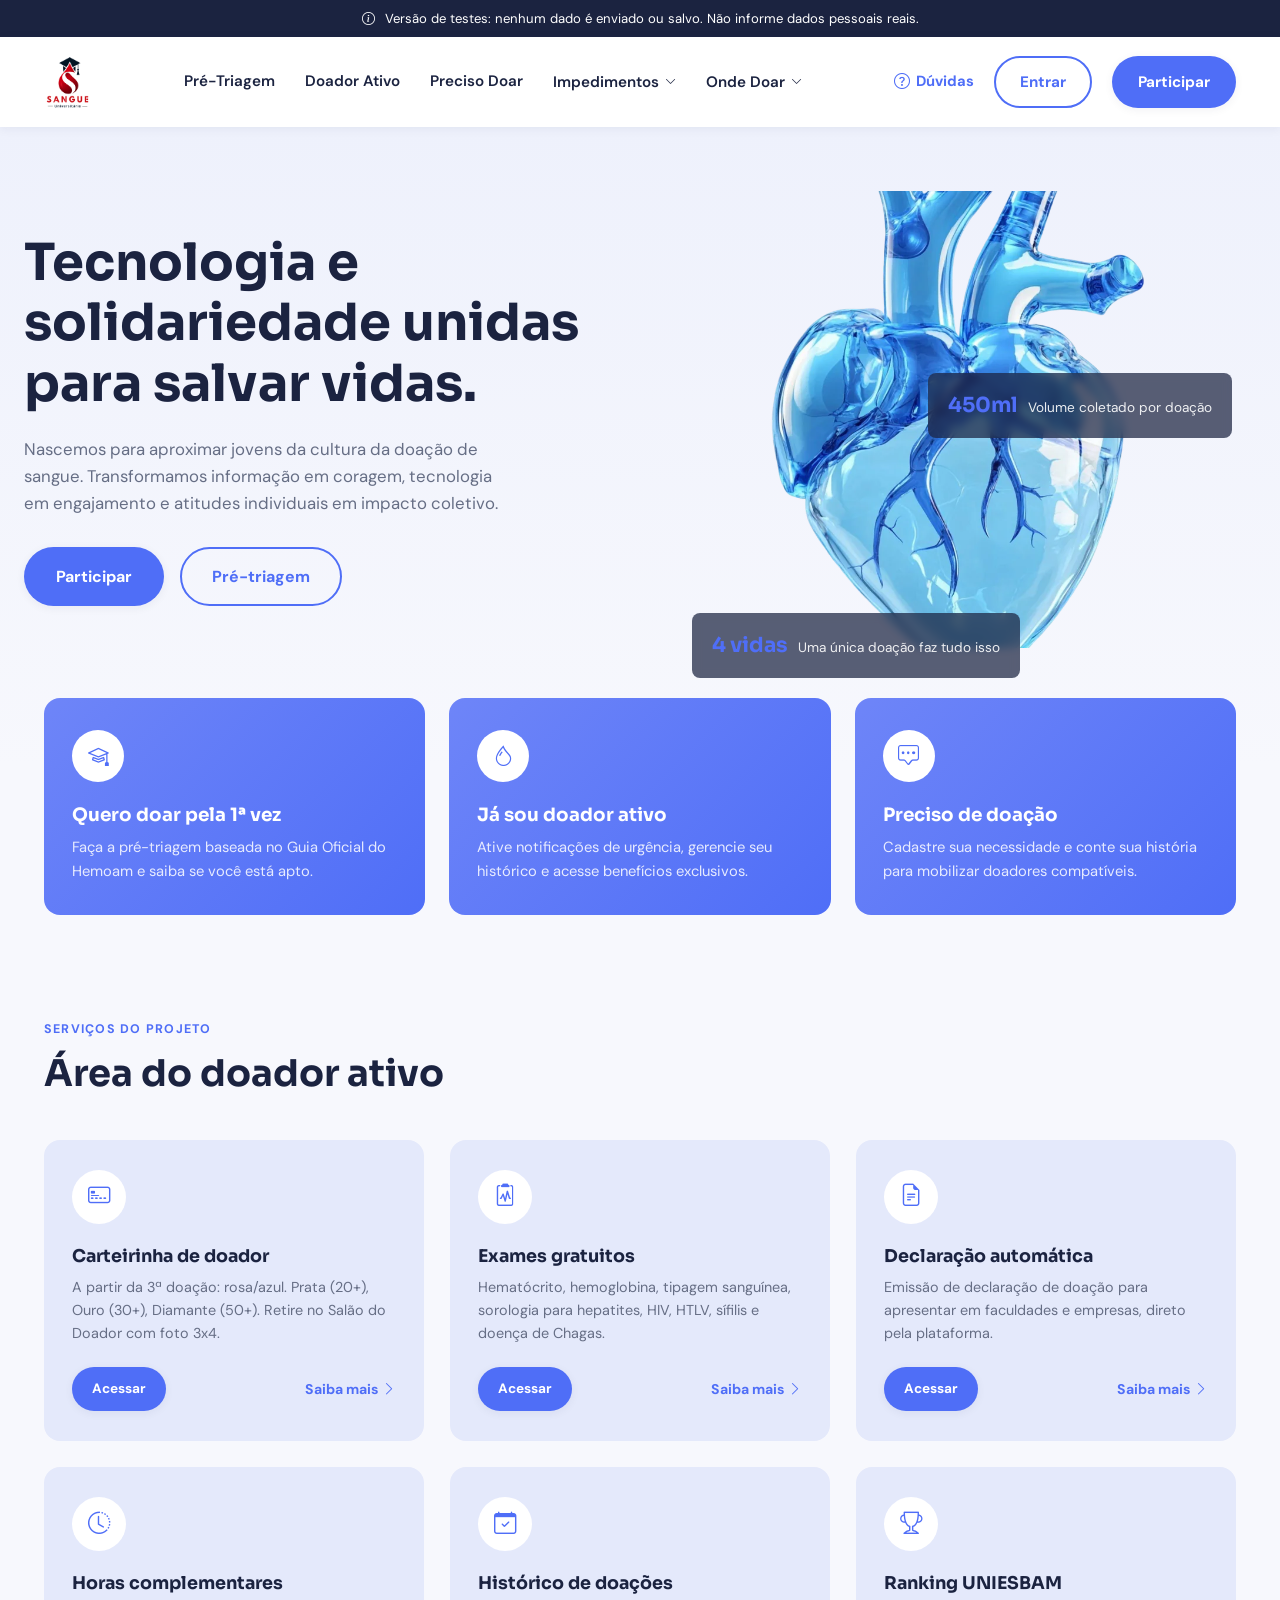
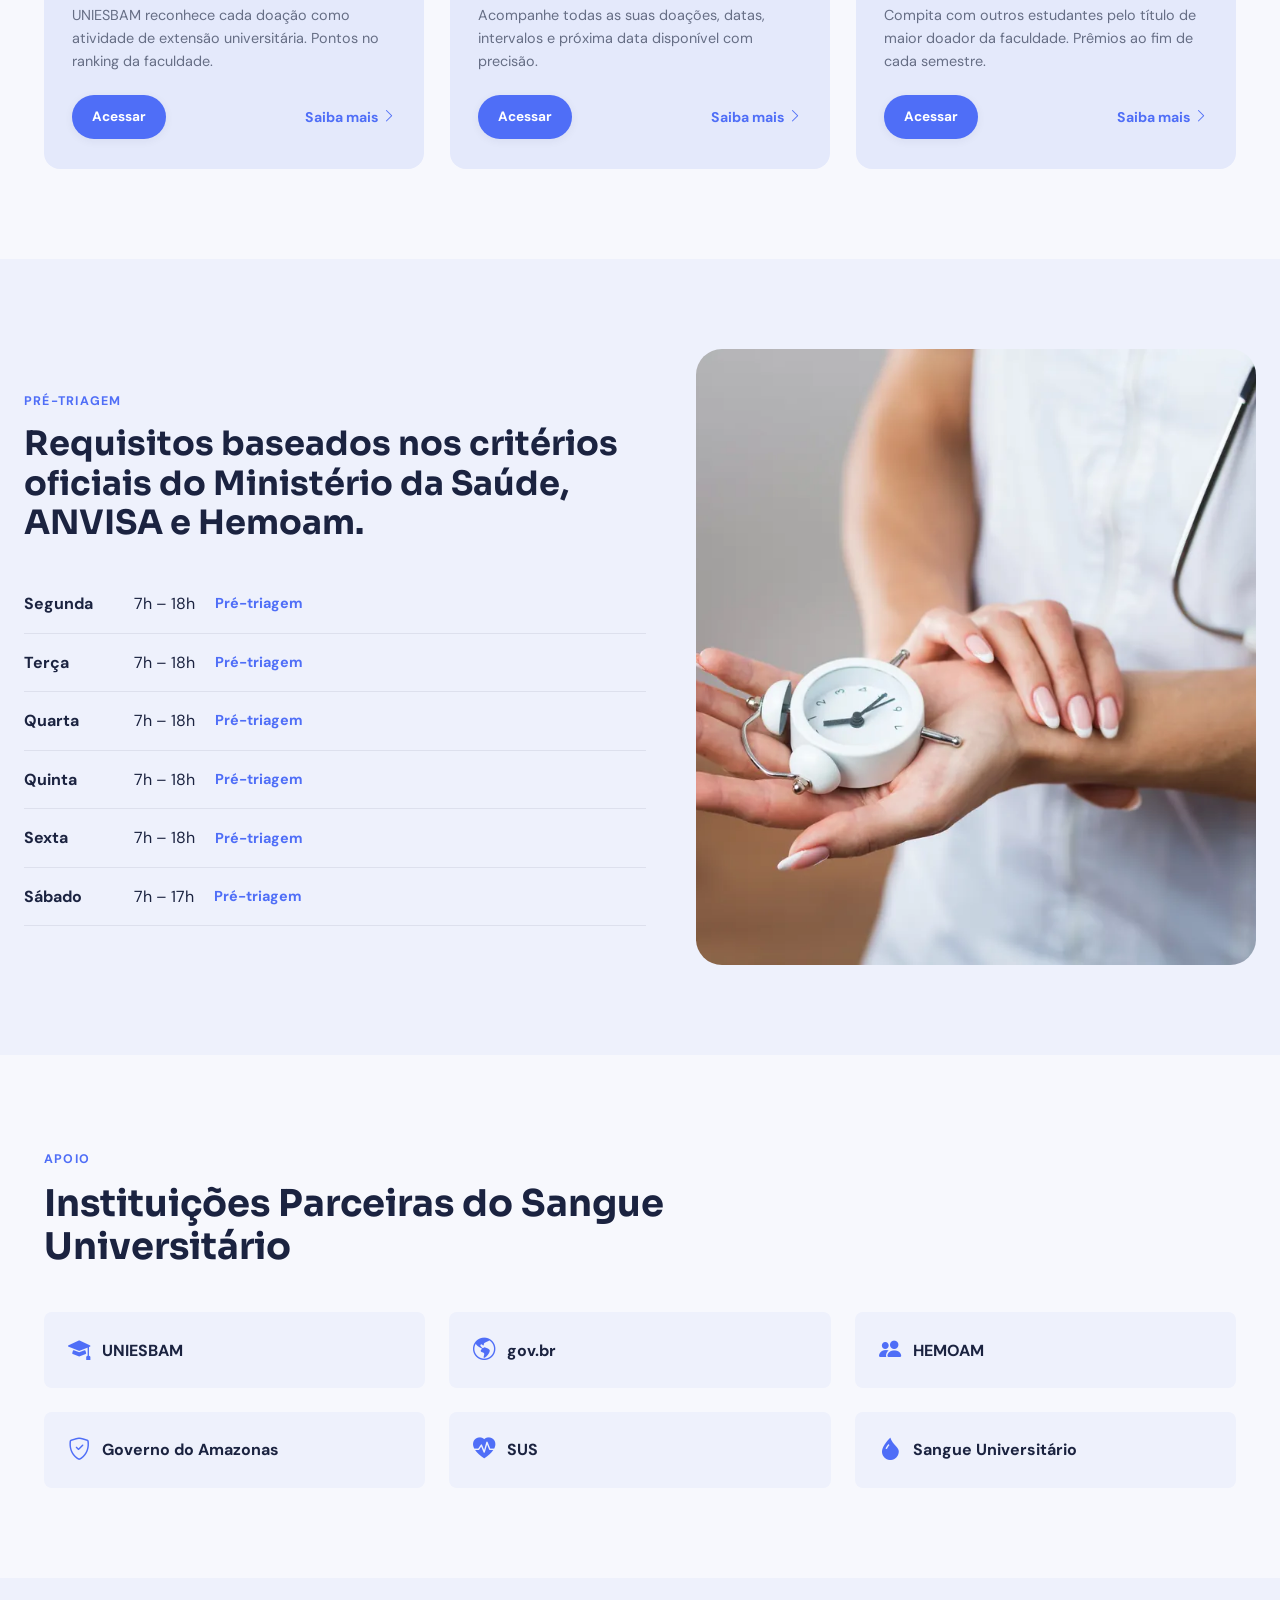
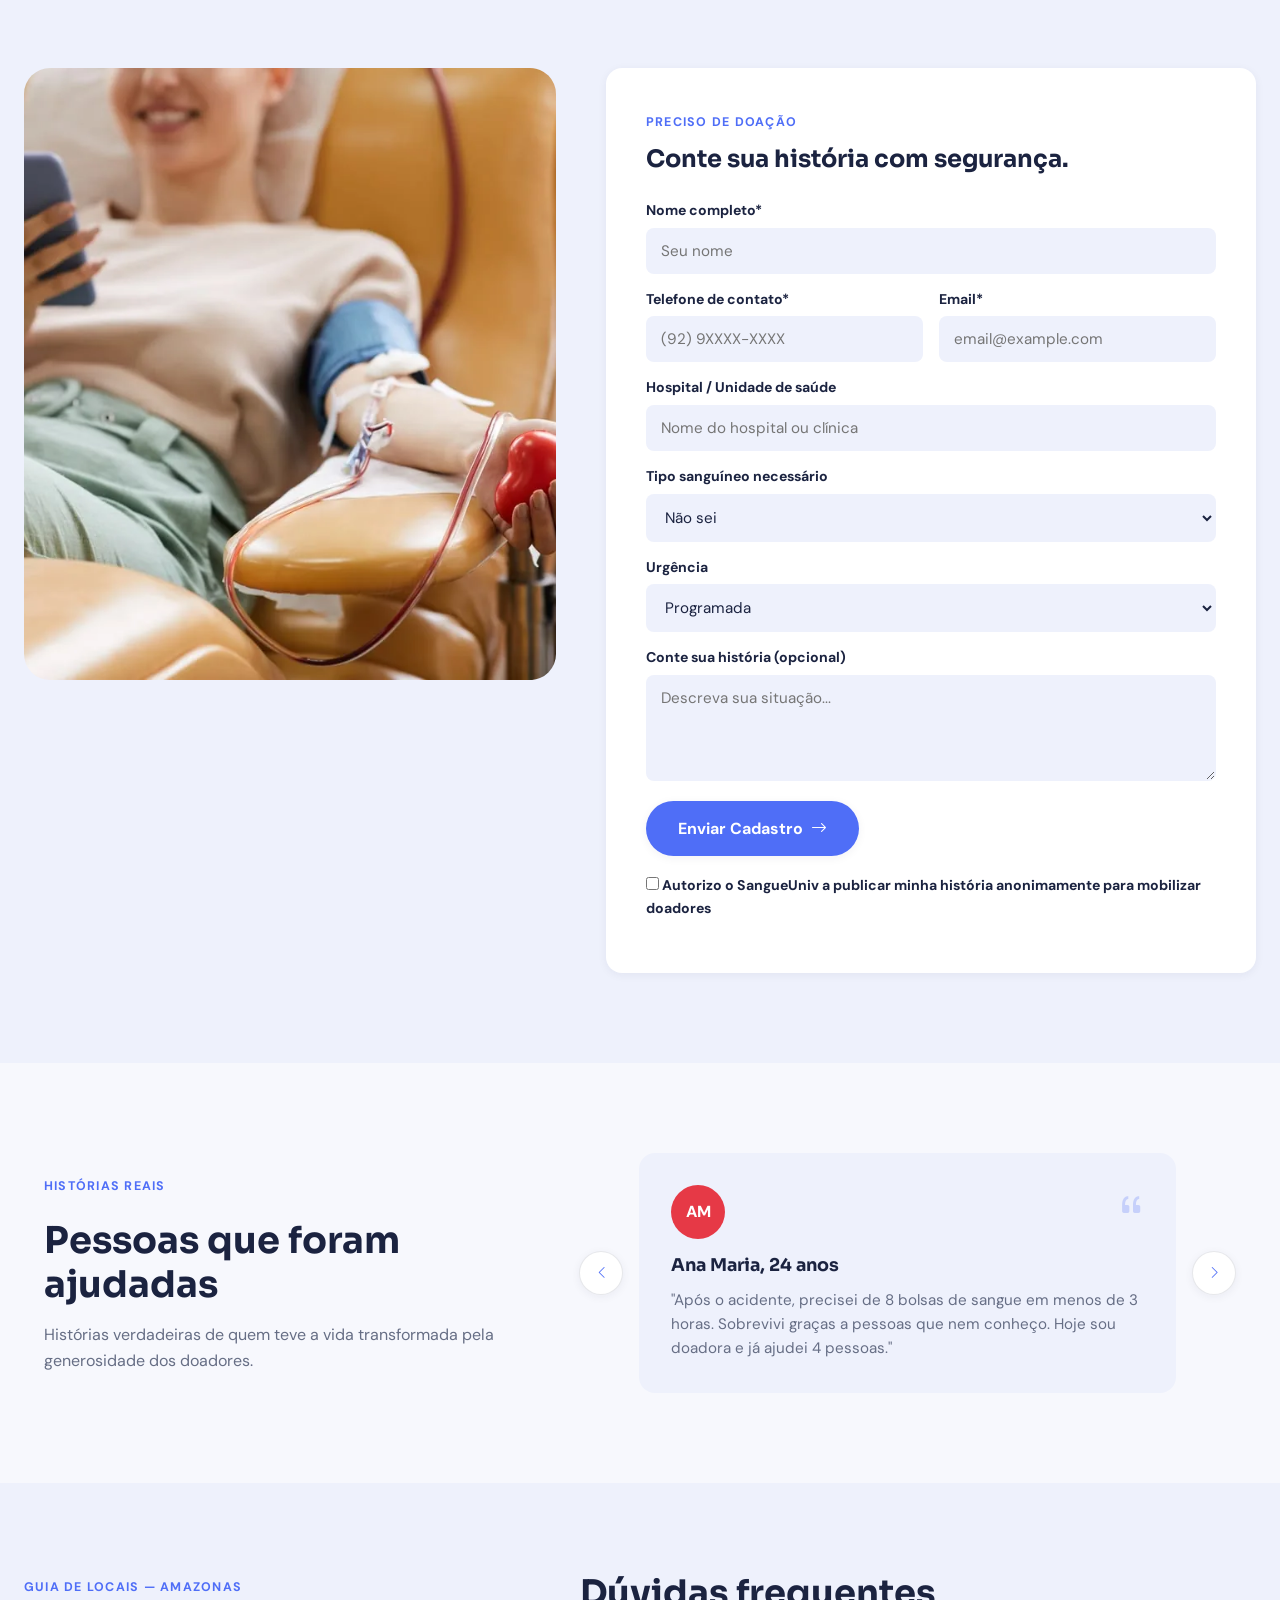
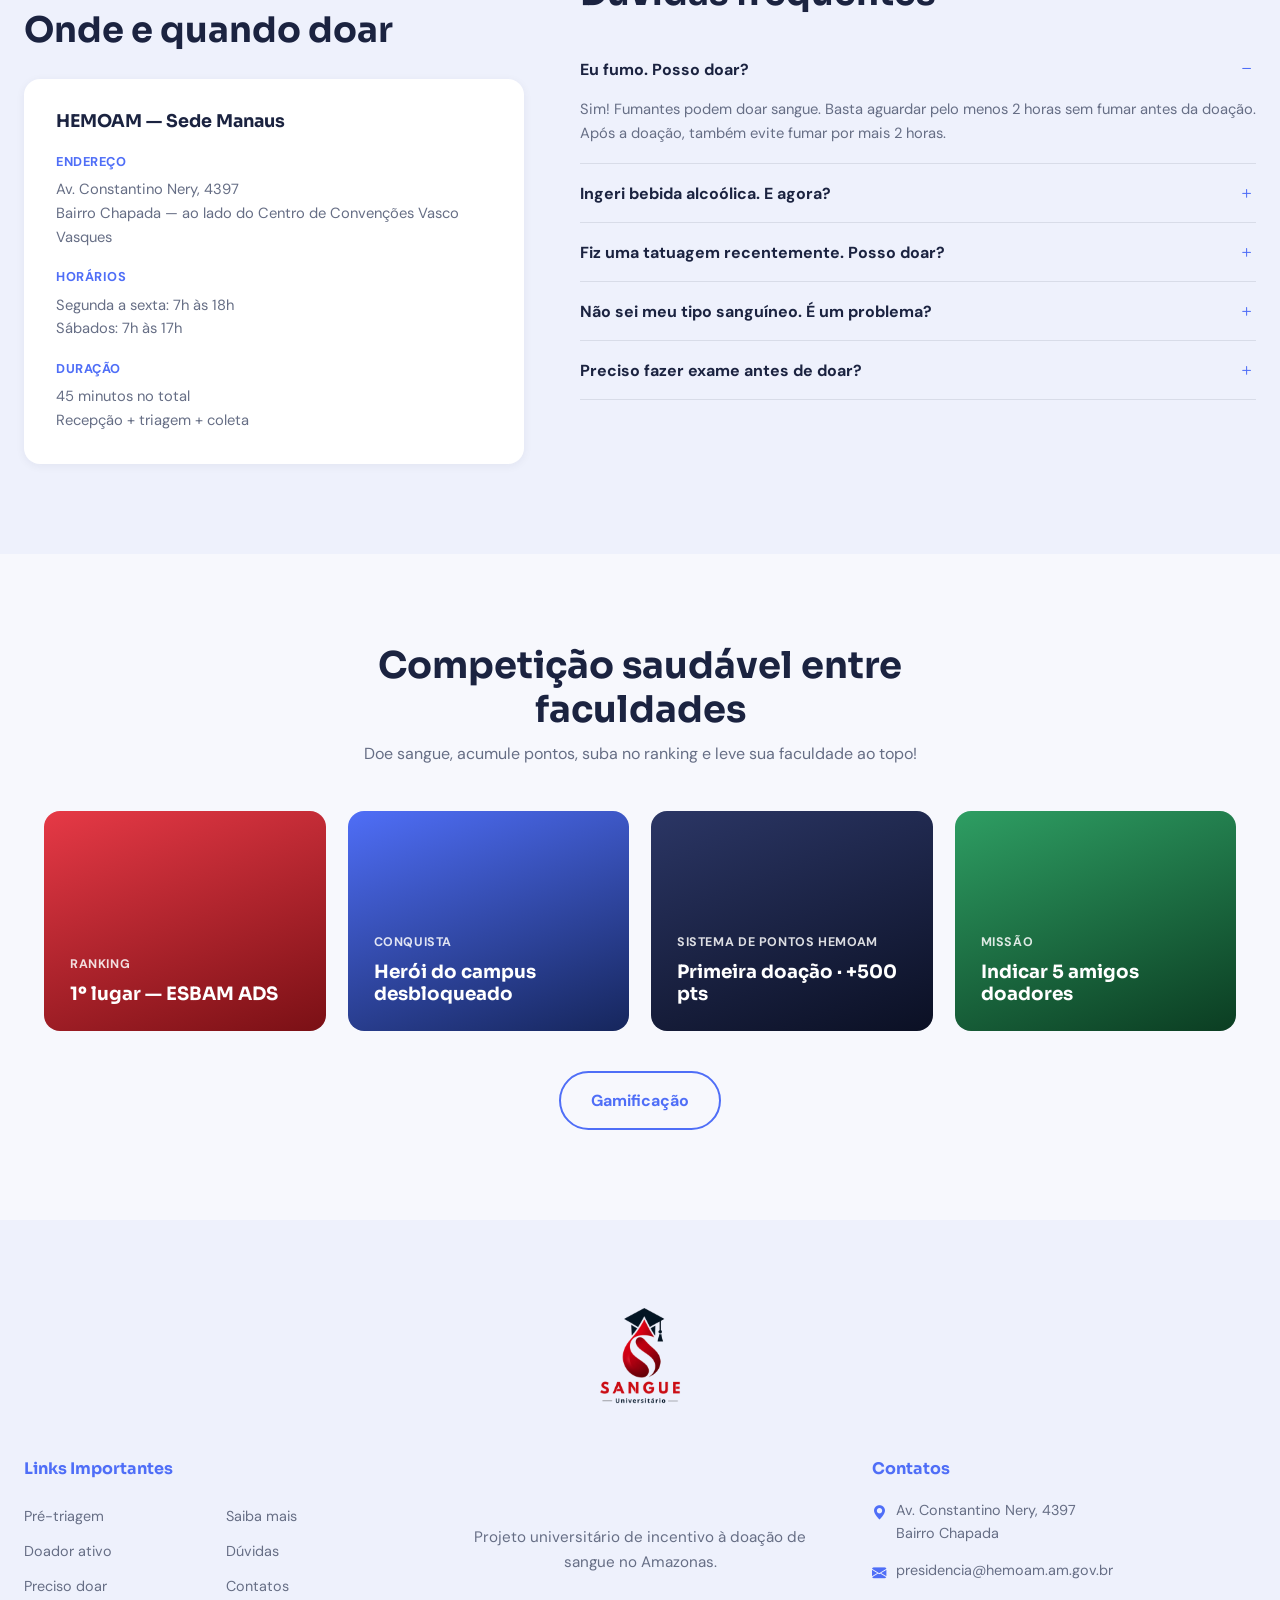
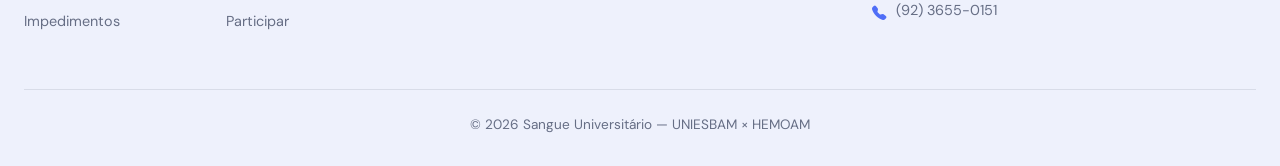
<file: index.html>
<!DOCTYPE html>
<html lang="pt-BR">
<head>
<meta charset="UTF-8">
<meta name="viewport" content="width=device-width, initial-scale=1.0">
<title>Sangue Universitário | HEMOAM &times; UNIESBAM</title>
<meta name="robots" content="noindex, nofollow">
<link rel="icon" type="image/png" href="img/logo.png">
<link rel="preconnect" href="https://fonts.googleapis.com">
<link href="https://fonts.googleapis.com/css2?family=Sora:wght@400;600;700;800&family=DM+Sans:wght@400;500;700&display=swap" rel="stylesheet">
<link rel="stylesheet" href="https://cdn.jsdelivr.net/npm/bootstrap-icons@1.11.3/font/bootstrap-icons.css">
<link rel="stylesheet" href="css/ps_UniversitBase.css">
<link rel="stylesheet" href="css/ps_UniversitHome.css">
</head>
<body>

<div class="proto-banner" role="note"><i class="bi bi-info-circle"></i> Versão de testes: nenhum dado é enviado ou salvo. Não informe dados pessoais reais.</div>

<header class="site-header" id="siteHeader">
  <div class="header-inner">
    <a href="index.html" class="brand">
      <img src="img/logo.png" alt="Sangue Universitário" class="brand-logo">
    </a>

    <nav class="main-nav" id="mainNav">
      <a href="pretriagem.html">Pré-Triagem</a>
      <a href="doador-ativo.html">Doador Ativo</a>
      <a href="index.html#preciso-doar">Preciso Doar</a>
      <div class="nav-dropdown">
        <button type="button" class="nav-dropdown-toggle" aria-haspopup="true" aria-expanded="false">Impedimentos <i class="bi bi-chevron-down"></i></button>
        <div class="nav-dropdown-menu">
          <a href="index.html#duvidas">Tabagismo e álcool</a>
          <a href="index.html#duvidas">Tatuagens recentes</a>
          <a href="index.html#duvidas">Medicamentos em uso</a>
        </div>
      </div>
      <div class="nav-dropdown">
        <button type="button" class="nav-dropdown-toggle" aria-haspopup="true" aria-expanded="false">Onde Doar <i class="bi bi-chevron-down"></i></button>
        <div class="nav-dropdown-menu">
          <a href="index.html#onde-doar">HEMOAM &mdash; Sede Manaus</a>
          <a href="index.html#onde-doar">Horários de atendimento</a>
        </div>
      </div>
    </nav>

    <div class="header-actions">
      <a href="index.html#duvidas" class="link-duvidas"><i class="bi bi-question-circle"></i> <span>Dúvidas</span></a>
      <a href="login.html" class="btn btn-outline">Entrar</a>
      <a href="login.html#cadastro" class="btn btn-primary">Participar</a>
      <button type="button" class="nav-toggle" id="navToggle" aria-label="Abrir menu" aria-expanded="false" aria-controls="mainNav">
        <span></span><span></span><span></span>
      </button>
    </div>
  </div>
</header>


<section class="hero">
  <div class="hero-inner">
    <div class="hero-copy">
      <h1>Tecnologia e solidariedade unidas para salvar vidas.</h1>
      <p>Nascemos para aproximar jovens da cultura da doação de sangue. Transformamos informação
         em coragem, tecnologia em engajamento e atitudes individuais em impacto coletivo.</p>
      <div class="hero-actions">
        <a href="login.html#cadastro" class="btn btn-primary btn-lg">Participar</a>
        <a href="pretriagem.html" class="btn btn-outline btn-lg">Pré-triagem</a>
      </div>
    </div>
    <div class="hero-media">
    <img src="img/coracao.webp" alt="Coração azul cristalino em 3D" width="1000" height="1000">
      <div class="hero-badge badge-top">
        <strong>450ml</strong>
        <span>Volume coletado por doação</span>
      </div>
      <div class="hero-badge badge-bottom">
        <strong>4 vidas</strong>
        <span>Uma única doação faz tudo isso</span>
      </div>
    </div>
  </div>
</section>

<section class="path-cards">
  <a href="pretriagem.html" class="path-card">
    <div class="path-icon"><i class="bi bi-mortarboard"></i></div>
    <h3>Quero doar pela 1ª vez</h3>
    <p>Faça a pré-triagem baseada no Guia Oficial do Hemoam e saiba se você está apto.</p>
  </a>
  <a href="doador-ativo.html" class="path-card">
    <div class="path-icon"><i class="bi bi-droplet"></i></div>
    <h3>Já sou doador ativo</h3>
    <p>Ative notificações de urgência, gerencie seu histórico e acesse benefícios exclusivos.</p>
  </a>
  <a href="#preciso-doar" class="path-card">
    <div class="path-icon"><i class="bi bi-chat-square-dots"></i></div>
    <h3>Preciso de doação</h3>
    <p>Cadastre sua necessidade e conte sua história para mobilizar doadores compatíveis.</p>
  </a>
</section>

<section class="services" id="doador-ativo">
  <div class="section-head left">
    <span class="eyebrow">SERVIÇOS DO PROJETO</span>
    <h2>Área do doador ativo</h2>
  </div>

  <div class="service-grid">
    <div class="service-card">
      <div class="service-icon"><i class="bi bi-credit-card-2-front"></i></div>
      <h3>Carteirinha de doador</h3>
      <p>A partir da 3ª doação: rosa/azul. Prata (20+), Ouro (30+), Diamante (50+). Retire no
         Salão do Doador com foto 3x4.</p>
      <div class="service-actions">
        <a href="doador-ativo.html" class="btn btn-primary btn-sm">Acessar</a>
        <a href="doador-ativo.html" class="link-arrow">Saiba mais <i class="bi bi-chevron-right"></i></a>
      </div>
    </div>
    <div class="service-card">
      <div class="service-icon"><i class="bi bi-clipboard2-pulse"></i></div>
      <h3>Exames gratuitos</h3>
      <p>Hematócrito, hemoglobina, tipagem sanguínea, sorologia para hepatites, HIV, HTLV,
         sífilis e doença de Chagas.</p>
      <div class="service-actions">
        <a href="doador-ativo.html" class="btn btn-primary btn-sm">Acessar</a>
        <a href="doador-ativo.html" class="link-arrow">Saiba mais <i class="bi bi-chevron-right"></i></a>
      </div>
    </div>
    <div class="service-card">
      <div class="service-icon"><i class="bi bi-file-earmark-text"></i></div>
      <h3>Declaração automática</h3>
      <p>Emissão de declaração de doação para apresentar em faculdades e empresas, direto
         pela plataforma.</p>
      <div class="service-actions">
        <a href="doador-ativo.html" class="btn btn-primary btn-sm">Acessar</a>
        <a href="doador-ativo.html" class="link-arrow">Saiba mais <i class="bi bi-chevron-right"></i></a>
      </div>
    </div>
    <div class="service-card">
      <div class="service-icon"><i class="bi bi-clock-history"></i></div>
      <h3>Horas complementares</h3>
      <p>UNIESBAM reconhece cada doação como atividade de extensão universitária. Pontos no
         ranking da faculdade.</p>
      <div class="service-actions">
        <a href="doador-ativo.html" class="btn btn-primary btn-sm">Acessar</a>
        <a href="doador-ativo.html" class="link-arrow">Saiba mais <i class="bi bi-chevron-right"></i></a>
      </div>
    </div>
    <div class="service-card">
      <div class="service-icon"><i class="bi bi-calendar-check"></i></div>
      <h3>Histórico de doações</h3>
      <p>Acompanhe todas as suas doações, datas, intervalos e próxima data disponível com
         precisão.</p>
      <div class="service-actions">
        <a href="doador-ativo.html" class="btn btn-primary btn-sm">Acessar</a>
        <a href="doador-ativo.html" class="link-arrow">Saiba mais <i class="bi bi-chevron-right"></i></a>
      </div>
    </div>
    <div class="service-card">
      <div class="service-icon"><i class="bi bi-trophy"></i></div>
      <h3>Ranking UNIESBAM</h3>
      <p>Compita com outros estudantes pelo título de maior doador da faculdade. Prêmios ao
         fim de cada semestre.</p>
      <div class="service-actions">
        <a href="doador-ativo.html" class="btn btn-primary btn-sm">Acessar</a>
        <a href="doador-ativo.html" class="link-arrow">Saiba mais <i class="bi bi-chevron-right"></i></a>
      </div>
    </div>
  </div>
</section>


<section class="pretriagem" id="pretriagem">
  <div class="pretriagem-inner">
    <div class="pretriagem-copy">
      <span class="eyebrow">PRÉ-TRIAGEM</span>
      <h2>Requisitos baseados nos critérios oficiais do Ministério da Saúde, ANVISA e Hemoam.</h2>
      <ul class="schedule-list">
        <li><span>Segunda</span><span>7h &ndash; 18h</span><a href="pretriagem.html">Pré-triagem</a></li>
        <li><span>Terça</span><span>7h &ndash; 18h</span><a href="pretriagem.html">Pré-triagem</a></li>
        <li><span>Quarta</span><span>7h &ndash; 18h</span><a href="pretriagem.html">Pré-triagem</a></li>
        <li><span>Quinta</span><span>7h &ndash; 18h</span><a href="pretriagem.html">Pré-triagem</a></li>
        <li><span>Sexta</span><span>7h &ndash; 18h</span><a href="pretriagem.html">Pré-triagem</a></li>
        <li><span>Sábado</span><span>7h &ndash; 17h</span><a href="pretriagem.html">Pré-triagem</a></li>
      </ul>
    </div>
    <div class="pretriagem-media">
      <img src="img/atendimento.webp" alt="Profissional de saúde atendendo doador" width="1200" height="800" loading="lazy" decoding="async">
    </div>
  </div>
</section>

<section class="partners">
  <div class="section-head left">
    <span class="eyebrow">APOIO</span>
    <h2>Instituições Parceiras do Sangue Universitário</h2>
  </div>
  <div class="partners-grid">
    <div class="partner-item"><i class="bi bi-mortarboard-fill"></i> UNIESBAM</div>
    <div class="partner-item"><i class="bi bi-globe-americas"></i> gov.br</div>
    <div class="partner-item"><i class="bi bi-people-fill"></i> HEMOAM</div>
    <div class="partner-item"><i class="bi bi-shield-check"></i> Governo do Amazonas</div>
    <div class="partner-item"><i class="bi bi-heart-pulse-fill"></i> SUS</div>
    <div class="partner-item"><i class="bi bi-droplet-fill"></i> Sangue Universitário</div>
  </div>
</section>

<section class="request-donation" id="preciso-doar">
  <div class="request-inner">
    <div class="request-media">
      <img src="img/doacao.webp" alt="Pessoa doando sangue enquanto usa o celular" width="736" height="736" loading="lazy" decoding="async">
    </div>
    <form class="request-form" id="donationRequestForm">
      <span class="eyebrow">PRECISO DE DOAÇÃO</span>
      <h2>Conte sua história com segurança.</h2>

      <label>Nome completo*
        <input type="text" placeholder="Seu nome" required>
      </label>

      <div class="form-row">
        <label>Telefone de contato*
          <input type="tel" placeholder="(92) 9XXXX-XXXX" required>
        </label>
        <label>Email*
          <input type="email" placeholder="email@example.com" required>
        </label>
      </div>

      <label>Hospital / Unidade de saúde
        <input type="text" placeholder="Nome do hospital ou clínica">
      </label>

      <label>Tipo sanguíneo necessário
        <select>
          <option>Não sei</option>
          <option>A+</option><option>A-</option>
          <option>B+</option><option>B-</option>
          <option>AB+</option><option>AB-</option>
          <option>O+</option><option>O-</option>
        </select>
      </label>

      <label>Urgência
        <select>
          <option>Programada</option>
          <option>Urgente</option>
          <option>Emergência</option>
        </select>
      </label>

      <label>Conte sua história (opcional)
        <textarea rows="4" placeholder="Descreva sua situação..."></textarea>
      </label>

      <button type="submit" class="btn btn-primary btn-lg">Enviar Cadastro <i class="bi bi-arrow-right"></i></button>

      <label class="checkbox-line">
        <input type="checkbox">
        <span>Autorizo o SangueUniv a publicar minha história anonimamente para mobilizar doadores</span>
      </label>

      <p class="form-feedback" id="formFeedback" hidden>Cadastro enviado! Nossa equipe entrará em contato em breve.</p>
    </form>
  </div>
</section>

<section class="stories" id="historias">
  <div class="stories-inner">
    <div class="stories-copy">
      <span class="eyebrow">HISTÓRIAS REAIS</span>
      <h2>Pessoas que foram ajudadas</h2>
      <p>Histórias verdadeiras de quem teve a vida transformada pela generosidade dos doadores.</p>
    </div>

    <div class="stories-carousel">
      <button class="carousel-arrow" id="storyPrev" aria-label="Depoimento anterior"><i class="bi bi-chevron-left"></i></button>

      <div class="story-track" id="storyTrack">
        <article class="story-card">
          <div class="story-avatar">AM</div>
          <div class="story-body">
            <h3>Ana Maria, 24 anos</h3>
            <p>"Após o acidente, precisei de 8 bolsas de sangue em menos de 3 horas. Sobrevivi
               graças a pessoas que nem conheço. Hoje sou doadora e já ajudei 4 pessoas."</p>
          </div>
          <i class="bi bi-quote quote-icon"></i>
        </article>
        <article class="story-card">
          <div class="story-avatar">RS</div>
          <div class="story-body">
            <h3>Roberto Silva, 41 anos</h3>
            <p>"Tenho leucemia e preciso de transfusões mensais. A plataforma me avisa quando
               há doadores compatíveis disponíveis. É uma paz que não tem preço."</p>
          </div>
          <i class="bi bi-quote quote-icon"></i>
        </article>
      </div>

      <button class="carousel-arrow" id="storyNext" aria-label="Próximo depoimento"><i class="bi bi-chevron-right"></i></button>
    </div>
  </div>
</section>

<section class="where-faq" id="onde-doar">
  <div class="where-faq-inner">
    <div class="where-col">
      <span class="eyebrow">GUIA DE LOCAIS &mdash; AMAZONAS</span>
      <h2>Onde e quando doar</h2>
      <div class="location-card">
        <h3>HEMOAM &mdash; Sede Manaus</h3>
        <div class="location-block">
          <span class="location-label">Endereço</span>
          <p>Av. Constantino Nery, 4397<br>Bairro Chapada &mdash; ao lado do Centro de Convenções Vasco Vasques</p>
        </div>
        <div class="location-block">
          <span class="location-label">Horários</span>
          <p>Segunda a sexta: 7h às 18h<br>Sábados: 7h às 17h</p>
        </div>
        <div class="location-block">
          <span class="location-label">Duração</span>
          <p>45 minutos no total<br>Recepção + triagem + coleta</p>
        </div>
      </div>
    </div>

    <div class="faq-col" id="duvidas">
      <h2>Dúvidas frequentes</h2>
      <div class="faq-item open">
        <button class="faq-question">Eu fumo. Posso doar? <i class="bi bi-dash"></i></button>
        <div class="faq-answer">
          <p>Sim! Fumantes podem doar sangue. Basta aguardar pelo menos 2 horas sem fumar antes
             da doação. Após a doação, também evite fumar por mais 2 horas.</p>
        </div>
      </div>
      <div class="faq-item">
        <button class="faq-question">Ingeri bebida alcoólica. E agora? <i class="bi bi-plus"></i></button>
        <div class="faq-answer">
          <p>É necessário aguardar pelo menos 12 horas após o consumo de álcool antes de doar sangue.</p>
        </div>
      </div>
      <div class="faq-item">
        <button class="faq-question">Fiz uma tatuagem recentemente. Posso doar? <i class="bi bi-plus"></i></button>
        <div class="faq-answer">
          <p>É preciso aguardar 12 meses após a tatuagem ou piercing para poder doar sangue.</p>
        </div>
      </div>
      <div class="faq-item">
        <button class="faq-question">Não sei meu tipo sanguíneo. É um problema? <i class="bi bi-plus"></i></button>
        <div class="faq-answer">
          <p>Não! A tipagem sanguínea é feita gratuitamente no momento da triagem, antes da doação.</p>
        </div>
      </div>
      <div class="faq-item">
        <button class="faq-question">Preciso fazer exame antes de doar? <i class="bi bi-plus"></i></button>
        <div class="faq-answer">
          <p>Não é necessário levar exames prévios. Toda a avaliação clínica é feita no local
             pela equipe do HEMOAM no dia da doação.</p>
        </div>
      </div>
    </div>
  </div>
</section>

<section class="gamification">
  <div class="section-head">
    <h2>Competição saudável entre faculdades</h2>
    <p>Doe sangue, acumule pontos, suba no ranking e leve sua faculdade ao topo!</p>
  </div>

  <div class="game-grid">
    <div class="game-card red">
      <span class="game-label">Ranking</span>
      <h3>1º lugar &mdash; ESBAM ADS</h3>
    </div>
    <div class="game-card blue">
      <span class="game-label">Conquista</span>
      <h3>Herói do campus desbloqueado</h3>
    </div>
    <div class="game-card navy">
      <span class="game-label">Sistema de pontos Hemoam</span>
      <h3>Primeira doação &middot; +500 pts</h3>
    </div>
    <div class="game-card green">
      <span class="game-label">Missão</span>
      <h3>Indicar 5 amigos doadores</h3>
    </div>
  </div>

  <div class="game-cta">
    <a href="doador-ativo.html" class="btn btn-outline btn-lg">Gamificação</a>
  </div>
</section>

<footer class="site-footer">
  <div class="footer-brand">
    <img src="img/logo.png" alt="Sangue Universitário" class="footer-logo">
  </div>

  <div class="footer-grid">
    <div class="footer-links">
      <h4>Links Importantes</h4>
      <div class="footer-links-cols">
        <div>
          <a href="pretriagem.html">Pré-triagem</a>
          <a href="doador-ativo.html">Doador ativo</a>
          <a href="index.html#preciso-doar">Preciso doar</a>
          <a href="index.html#duvidas">Impedimentos</a>
        </div>
        <div>
          <a href="index.html">Saiba mais</a>
          <a href="index.html#duvidas">Dúvidas</a>
          <a href="index.html#contatos">Contatos</a>
          <a href="login.html#cadastro">Participar</a>
        </div>
      </div>
    </div>

    <div class="footer-tagline">
      <p>Projeto universitário de incentivo à doação de sangue no Amazonas.</p>
    </div>

    <div class="footer-contacts" id="contatos">
      <h4>Contatos</h4>
      <p><i class="bi bi-geo-alt-fill"></i> Av. Constantino Nery, 4397<br>Bairro Chapada</p>
      <p><i class="bi bi-envelope-fill"></i> presidencia@hemoam.am.gov.br</p>
      <p><i class="bi bi-telephone-fill"></i> (92) 3655-0151</p>
    </div>
  </div>

  <div class="footer-bottom">
    <span>&copy; 2026 Sangue Universitário &mdash; UNIESBAM &times; HEMOAM</span>
  </div>
</footer>

<button class="back-to-top" id="backToTop" aria-label="Voltar ao topo"><i class="bi bi-arrow-up"></i></button>

<script src="js/ps_Universit.js"></script>
</body>
</html>
</file>
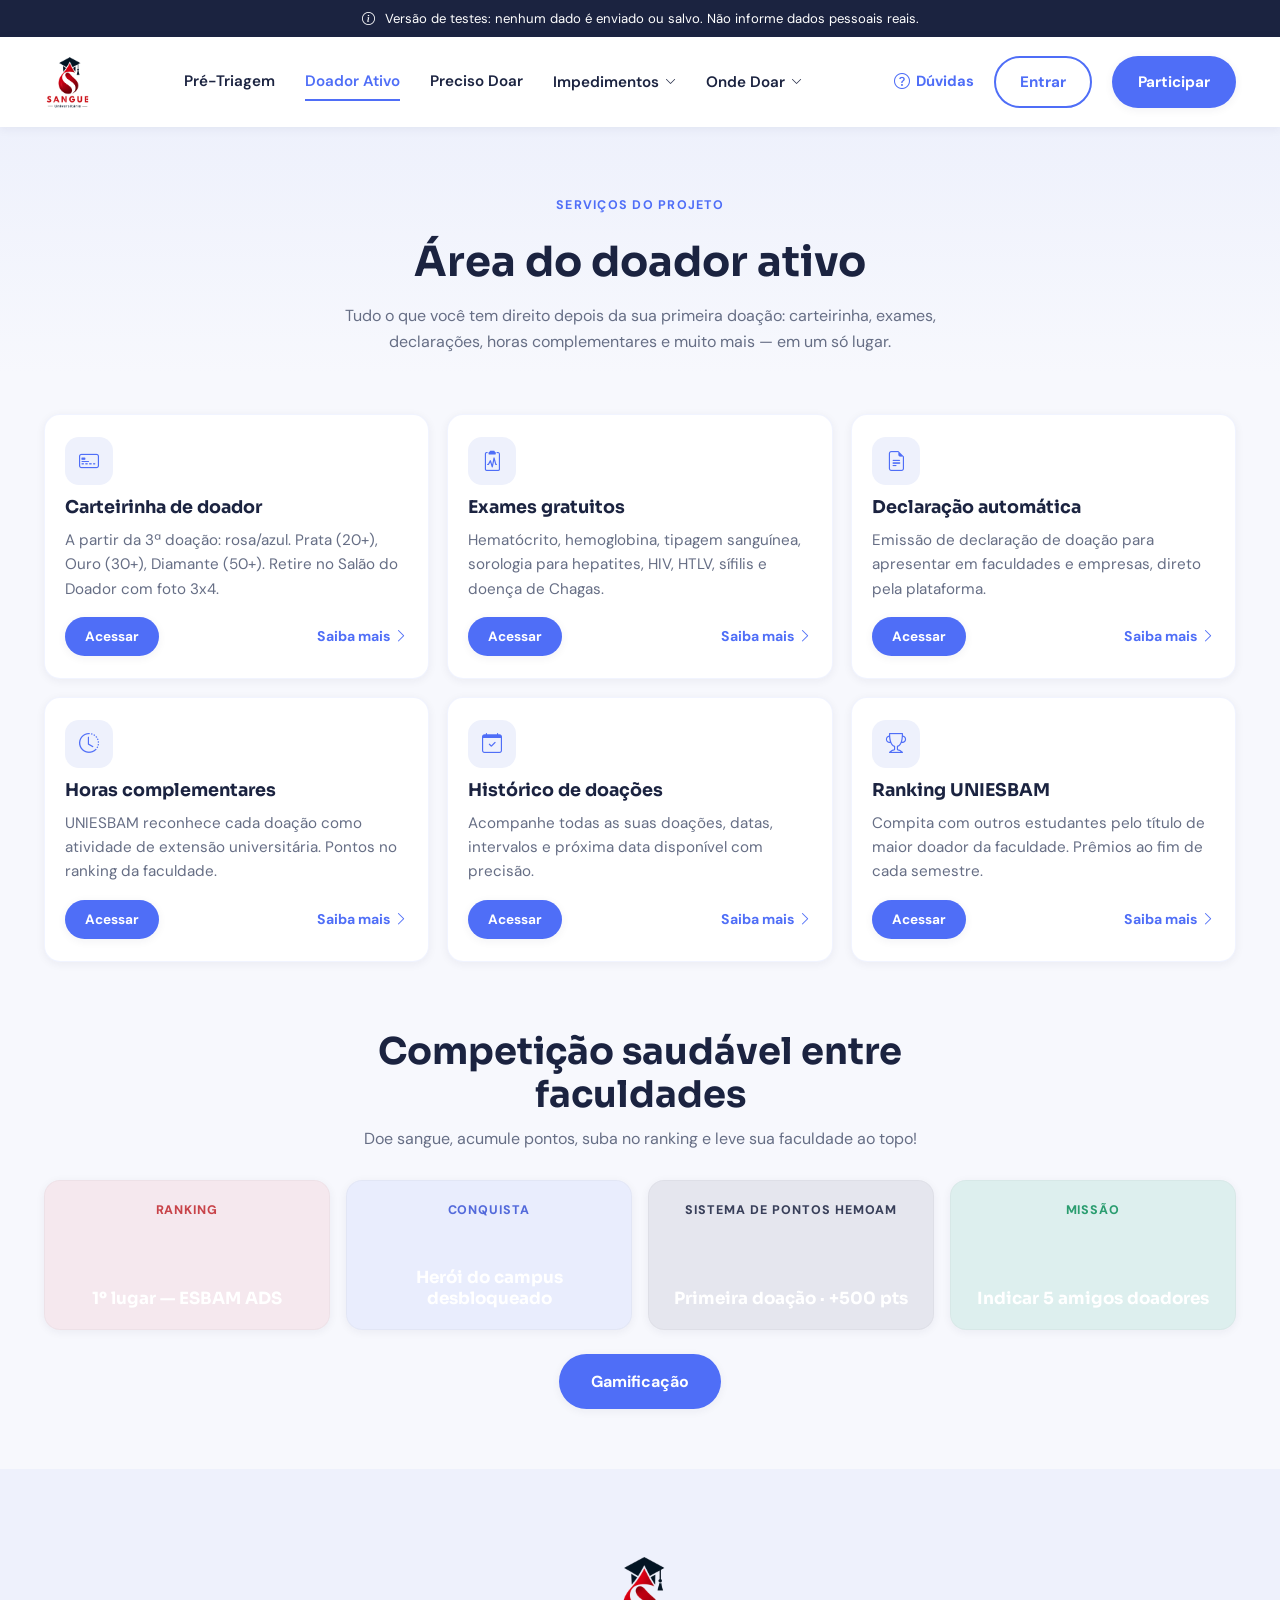
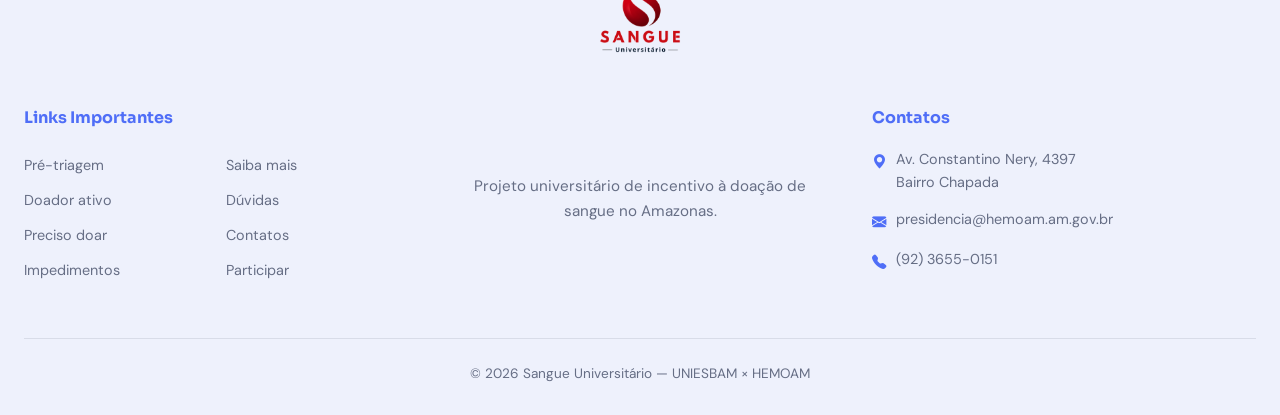
<file: doador-ativo.html>
<!DOCTYPE html>
<html lang="pt-BR">
<head>
<meta charset="UTF-8">
<meta name="viewport" content="width=device-width, initial-scale=1.0">
<title>Área do Doador Ativo | Sangue Universitário</title>
<meta name="robots" content="noindex, nofollow">
<link rel="icon" type="image/png" href="img/logo.png">
<link rel="preconnect" href="https://fonts.googleapis.com">
<link href="https://fonts.googleapis.com/css2?family=Sora:wght@400;600;700;800&family=DM+Sans:wght@400;500;700&display=swap" rel="stylesheet">
<link rel="stylesheet" href="https://cdn.jsdelivr.net/npm/bootstrap-icons@1.11.3/font/bootstrap-icons.css">
<link rel="stylesheet" href="css/ps_UniversitBase.css">
<link rel="stylesheet" href="css/ps_UniversitHome.css">
<link rel="stylesheet" href="css/ps_DoadorAtivo.css">
</head>
<body>

<div class="proto-banner" role="note"><i class="bi bi-info-circle"></i> Versão de testes: nenhum dado é enviado ou salvo. Não informe dados pessoais reais.</div>

<header class="site-header" id="siteHeader">
  <div class="header-inner">
    <a href="index.html" class="brand">
      <img src="img/logo.png" alt="Sangue Universitário" class="brand-logo">
    </a>

    <nav class="main-nav" id="mainNav">
      <a href="pretriagem.html">Pré-Triagem</a>
      <a href="doador-ativo.html" class="active">Doador Ativo</a>
      <a href="index.html#preciso-doar">Preciso Doar</a>
      <div class="nav-dropdown">
        <button type="button" class="nav-dropdown-toggle" aria-haspopup="true" aria-expanded="false">Impedimentos <i class="bi bi-chevron-down"></i></button>
        <div class="nav-dropdown-menu">
          <a href="index.html#duvidas">Tabagismo e álcool</a>
          <a href="index.html#duvidas">Tatuagens recentes</a>
          <a href="index.html#duvidas">Medicamentos em uso</a>
        </div>
      </div>
      <div class="nav-dropdown">
        <button type="button" class="nav-dropdown-toggle" aria-haspopup="true" aria-expanded="false">Onde Doar <i class="bi bi-chevron-down"></i></button>
        <div class="nav-dropdown-menu">
          <a href="index.html#onde-doar">HEMOAM &mdash; Sede Manaus</a>
          <a href="index.html#onde-doar">Horários de atendimento</a>
        </div>
      </div>
    </nav>

    <div class="header-actions">
      <a href="index.html#duvidas" class="link-duvidas"><i class="bi bi-question-circle"></i> <span>Dúvidas</span></a>
      <a href="login.html" class="btn btn-outline">Entrar</a>
      <a href="login.html#cadastro" class="btn btn-primary">Participar</a>
      <button type="button" class="nav-toggle" id="navToggle" aria-label="Abrir menu" aria-expanded="false" aria-controls="mainNav">
        <span></span><span></span><span></span>
      </button>
    </div>
  </div>
</header>

<section class="page-hero">
  <div class="page-hero-inner">
    <span class="eyebrow">SERVIÇOS DO PROJETO</span>
    <h1>Área do doador ativo</h1>
    <p>Tudo o que você tem direito depois da sua primeira doação: carteirinha, exames,
       declarações, horas complementares e muito mais &mdash; em um só lugar.</p>
  </div>
</section>

<section class="services">
  <div class="service-grid">

    <div class="service-card">
      <div class="service-icon"><i class="bi bi-credit-card-2-front"></i></div>
      <h3>Carteirinha de doador</h3>
      <p>A partir da 3ª doação: rosa/azul. Prata (20+), Ouro (30+), Diamante (50+). Retire no
         Salão do Doador com foto 3x4.</p>
      <div class="service-actions">
        <button class="btn btn-primary btn-sm" data-action="carteirinha">Acessar</button>
        <a href="#" class="link-arrow" data-action="carteirinha">Saiba mais <i class="bi bi-chevron-right"></i></a>
      </div>
    </div>

    <div class="service-card">
      <div class="service-icon"><i class="bi bi-clipboard2-pulse"></i></div>
      <h3>Exames gratuitos</h3>
      <p>Hematócrito, hemoglobina, tipagem sanguínea, sorologia para hepatites, HIV, HTLV,
         sífilis e doença de Chagas.</p>
      <div class="service-actions">
        <button class="btn btn-primary btn-sm" data-action="exames">Acessar</button>
        <a href="#" class="link-arrow" data-action="exames">Saiba mais <i class="bi bi-chevron-right"></i></a>
      </div>
    </div>

    <div class="service-card">
      <div class="service-icon"><i class="bi bi-file-earmark-text"></i></div>
      <h3>Declaração automática</h3>
      <p>Emissão de declaração de doação para apresentar em faculdades e empresas, direto
         pela plataforma.</p>
      <div class="service-actions">
        <button class="btn btn-primary btn-sm" data-action="declaracao">Acessar</button>
        <a href="#" class="link-arrow" data-action="declaracao">Saiba mais <i class="bi bi-chevron-right"></i></a>
      </div>
    </div>

    <div class="service-card">
      <div class="service-icon"><i class="bi bi-clock-history"></i></div>
      <h3>Horas complementares</h3>
      <p>UNIESBAM reconhece cada doação como atividade de extensão universitária. Pontos no
         ranking da faculdade.</p>
      <div class="service-actions">
        <button class="btn btn-primary btn-sm" data-action="horas">Acessar</button>
        <a href="#" class="link-arrow" data-action="horas">Saiba mais <i class="bi bi-chevron-right"></i></a>
      </div>
    </div>

    <div class="service-card">
      <div class="service-icon"><i class="bi bi-calendar-check"></i></div>
      <h3>Histórico de doações</h3>
      <p>Acompanhe todas as suas doações, datas, intervalos e próxima data disponível com
         precisão.</p>
      <div class="service-actions">
        <button class="btn btn-primary btn-sm" data-action="historico">Acessar</button>
        <a href="#" class="link-arrow" data-action="historico">Saiba mais <i class="bi bi-chevron-right"></i></a>
      </div>
    </div>

    <div class="service-card">
      <div class="service-icon"><i class="bi bi-trophy"></i></div>
      <h3>Ranking UNIESBAM</h3>
      <p>Compita com outros estudantes pelo título de maior doador da faculdade. Prêmios ao
         fim de cada semestre.</p>
      <div class="service-actions">
        <button class="btn btn-primary btn-sm" data-action="ranking">Acessar</button>
        <a href="#" class="link-arrow" data-action="ranking">Saiba mais <i class="bi bi-chevron-right"></i></a>
      </div>
    </div>

  </div>
</section>


<section class="gamification" id="gamificacao">
  <div class="section-head">
    <h2>Competição saudável entre faculdades</h2>
    <p>Doe sangue, acumule pontos, suba no ranking e leve sua faculdade ao topo!</p>
  </div>

  <div class="game-grid">
    <div class="game-card red">
      <span class="game-label">Ranking</span>
      <h3>1º lugar &mdash; ESBAM ADS</h3>
    </div>
    <div class="game-card blue">
      <span class="game-label">Conquista</span>
      <h3>Herói do campus desbloqueado</h3>
    </div>
    <div class="game-card navy">
      <span class="game-label">Sistema de pontos Hemoam</span>
      <h3>Primeira doação &middot; +500 pts</h3>
    </div>
    <div class="game-card green">
      <span class="game-label">Missão</span>
      <h3>Indicar 5 amigos doadores</h3>
    </div>
  </div>

  <div class="game-cta">
    <button class="btn btn-primary btn-lg" data-action="ranking">Gamificação</button>
  </div>
</section>

<div class="modal-overlay" id="modalOverlay">
  <div class="modal-box" id="modalBox" role="dialog" aria-modal="true" aria-label="Detalhes do serviço">
    <button class="modal-close" id="modalClose" aria-label="Fechar"><i class="bi bi-x-lg"></i></button>
    <div class="modal-content" id="modalContent"><!-- Preenchido via JS --></div>
  </div>
</div>

<footer class="site-footer">
  <div class="footer-brand">
    <img src="img/logo.png" alt="Sangue Universitário" class="footer-logo">
  </div>

  <div class="footer-grid">
    <div class="footer-links">
      <h4>Links Importantes</h4>
      <div class="footer-links-cols">
        <div>
          <a href="pretriagem.html">Pré-triagem</a>
          <a href="doador-ativo.html">Doador ativo</a>
          <a href="index.html#preciso-doar">Preciso doar</a>
          <a href="index.html#duvidas">Impedimentos</a>
        </div>
        <div>
          <a href="index.html">Saiba mais</a>
          <a href="index.html#duvidas">Dúvidas</a>
          <a href="index.html#contatos">Contatos</a>
          <a href="login.html#cadastro">Participar</a>
        </div>
      </div>
    </div>

    <div class="footer-tagline">
      <p>Projeto universitário de incentivo à doação de sangue no Amazonas.</p>
    </div>

    <div class="footer-contacts" id="contatos">
      <h4>Contatos</h4>
      <p><i class="bi bi-geo-alt-fill"></i> Av. Constantino Nery, 4397<br>Bairro Chapada</p>
      <p><i class="bi bi-envelope-fill"></i> presidencia@hemoam.am.gov.br</p>
      <p><i class="bi bi-telephone-fill"></i> (92) 3655-0151</p>
    </div>
  </div>

  <div class="footer-bottom">
    <span>&copy; 2026 Sangue Universitário &mdash; UNIESBAM &times; HEMOAM</span>
  </div>
</footer>

<button class="back-to-top" id="backToTop" aria-label="Voltar ao topo"><i class="bi bi-arrow-up"></i></button>

<script src="js/ps_Universit.js"></script>
<script src="js/ps_DoadorAtivo.js"></script>
</body>
</html>
</file>
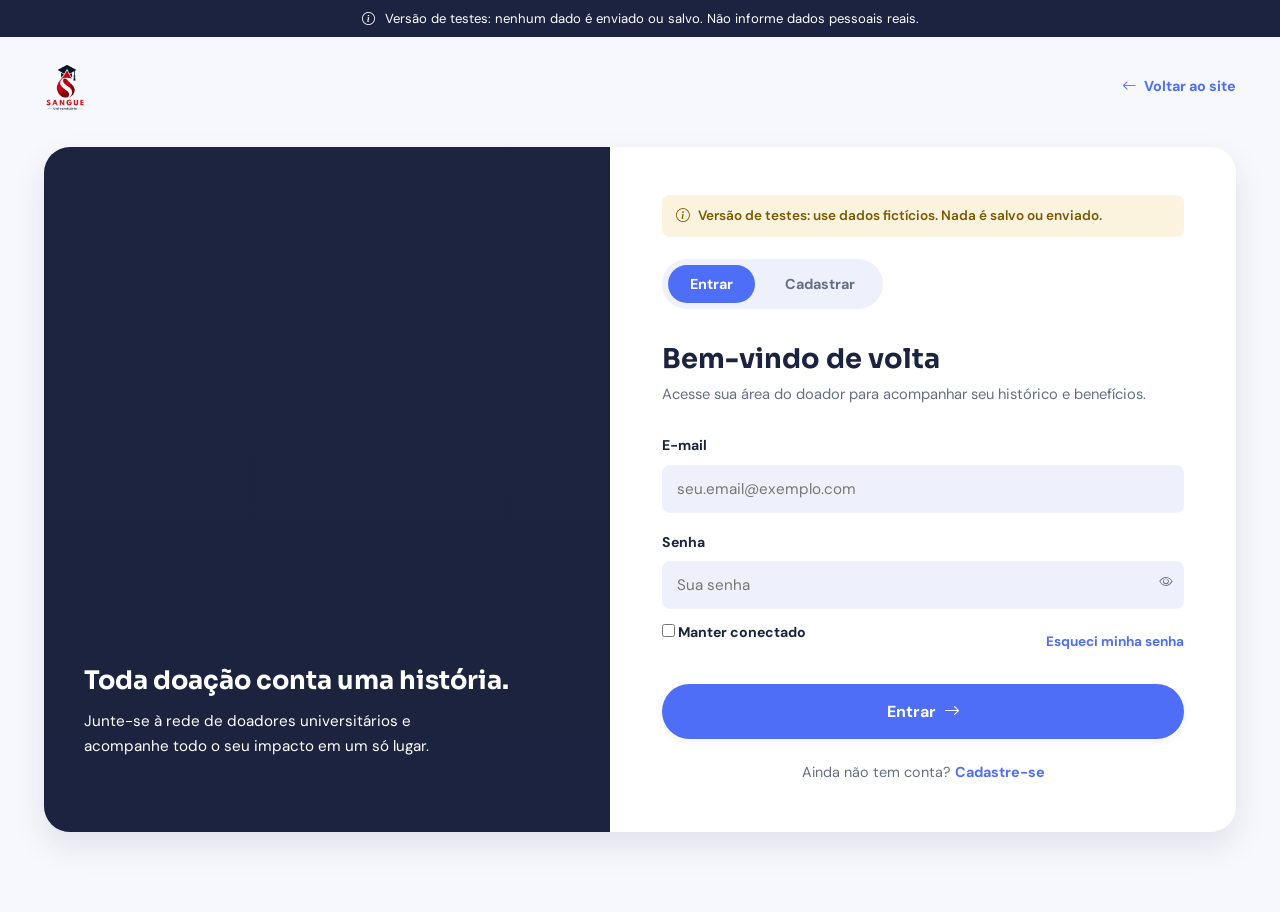
<file: login.html>
<!DOCTYPE html>
<html lang="pt-BR">
<head>
<meta charset="UTF-8">
<meta name="viewport" content="width=device-width, initial-scale=1.0">
<title>Entrar ou Participar | Sangue Universitário</title>
<meta name="robots" content="noindex, nofollow">
<link rel="icon" type="image/png" href="img/logo.png">
<link rel="preconnect" href="https://fonts.googleapis.com">
<link href="https://fonts.googleapis.com/css2?family=Sora:wght@400;600;700;800&family=DM+Sans:wght@400;500;700&display=swap" rel="stylesheet">
<link rel="stylesheet" href="https://cdn.jsdelivr.net/npm/bootstrap-icons@1.11.3/font/bootstrap-icons.css">
<link rel="stylesheet" href="css/ps_UniversitBase.css">
<link rel="stylesheet" href="css/ps_Login.css">
</head>
<body>

<div class="proto-banner" role="note"><i class="bi bi-info-circle"></i> Versão de testes: nenhum dado é enviado ou salvo. Não informe dados pessoais reais.</div>

<header class="login-header">
  <a href="index.html" class="brand">
    <img src="img/logo.png" alt="Sangue Universitário" class="brand-logo">
  </a>
  <a href="index.html" class="back-link"><i class="bi bi-arrow-left"></i> Voltar ao site</a>
</header>

<main class="auth-wrap">
  <div class="auth-grid">

    <aside class="auth-visual">
      <video src="img/mascote.mp4" autoplay muted loop playsinline preload="metadata" aria-hidden="true"></video>
      <div class="auth-visual-overlay">
        <h2>Toda doação conta uma história.</h2>
        <p>Junte-se à rede de doadores universitários e acompanhe todo o seu impacto em um só lugar.</p>
      </div>
    </aside>

    <section class="auth-panel">
      <p class="auth-notice"><i class="bi bi-info-circle"></i> Versão de testes: use dados fictícios. Nada é salvo ou enviado.</p>

      <div class="auth-tabs">
        <button class="auth-tab active" data-tab="login">Entrar</button>
        <button class="auth-tab" data-tab="cadastro">Cadastrar</button>
      </div>

      <form class="auth-form active" id="loginForm" data-panel="login">
        <h1>Bem-vindo de volta</h1>
        <p class="auth-subtitle">Acesse sua área do doador para acompanhar seu histórico e benefícios.</p>

        <label>E-mail
          <input type="email" name="email" placeholder="seu.email@exemplo.com" autocomplete="email" required>
        </label>

        <label>Senha
          <div class="password-field">
            <input type="password" name="senha" placeholder="Sua senha" autocomplete="current-password" required>
            <button type="button" class="toggle-password" aria-label="Mostrar senha"><i class="bi bi-eye"></i></button>
          </div>
        </label>

        <div class="auth-row">
          <label class="checkbox-line">
            <input type="checkbox"> <span>Manter conectado</span>
          </label>
          <a href="#" class="forgot-link">Esqueci minha senha</a>
        </div>

        <button type="submit" class="btn btn-primary btn-lg btn-block">Entrar <i class="bi bi-arrow-right"></i></button>

        <p class="auth-switch">Ainda não tem conta? <button type="button" class="link-btn" data-switch="cadastro">Cadastre-se</button></p>
      </form>

      <form class="auth-form" id="signupForm" data-panel="cadastro">
        <h1>Crie sua conta de doador</h1>
        <p class="auth-subtitle">Leva menos de 2 minutos. Você poderá completar a pré-triagem depois.</p>

        <label>Nome completo
          <input type="text" name="nome" placeholder="Seu nome completo" autocomplete="name" required>
        </label>

        <div class="form-row">
          <label>E-mail
            <input type="email" name="email" placeholder="seu.email@exemplo.com" autocomplete="email" required>
          </label>
          <label>Telefone
            <input type="tel" name="telefone" placeholder="(92) 9XXXX-XXXX" required>
          </label>
        </div>

        <div class="form-row">
          <label>Senha
            <div class="password-field">
              <input type="password" name="senha" placeholder="Crie uma senha" autocomplete="new-password" required minlength="6">
              <button type="button" class="toggle-password" aria-label="Mostrar senha"><i class="bi bi-eye"></i></button>
            </div>
          </label>
          <label>Confirmar senha
            <input type="password" name="confirmar-senha" placeholder="Repita a senha" autocomplete="new-password" required minlength="6">
          </label>
        </div>

        <label>Tipo sanguíneo (se souber)
          <select name="tipo-sanguineo">
            <option value="">Não sei</option>
            <option>A+</option><option>A-</option>
            <option>B+</option><option>B-</option>
            <option>AB+</option><option>AB-</option>
            <option>O+</option><option>O-</option>
          </select>
        </label>

        <label class="checkbox-line">
          <input type="checkbox" required>
          <span>Concordo com os <a href="#">Termos de Uso</a> e a <a href="#">Política de Privacidade</a></span>
        </label>

        <button type="submit" class="btn btn-primary btn-lg btn-block">Criar Conta <i class="bi bi-arrow-right"></i></button>

        <p class="auth-switch">Já tem conta? <button type="button" class="link-btn" data-switch="login">Entrar</button></p>
      </form>

      <p class="auth-feedback" id="authFeedback" hidden></p>
    </section>

  </div>
</main>

<script src="js/ps_Login.js"></script>
</body>
</html>
</file>
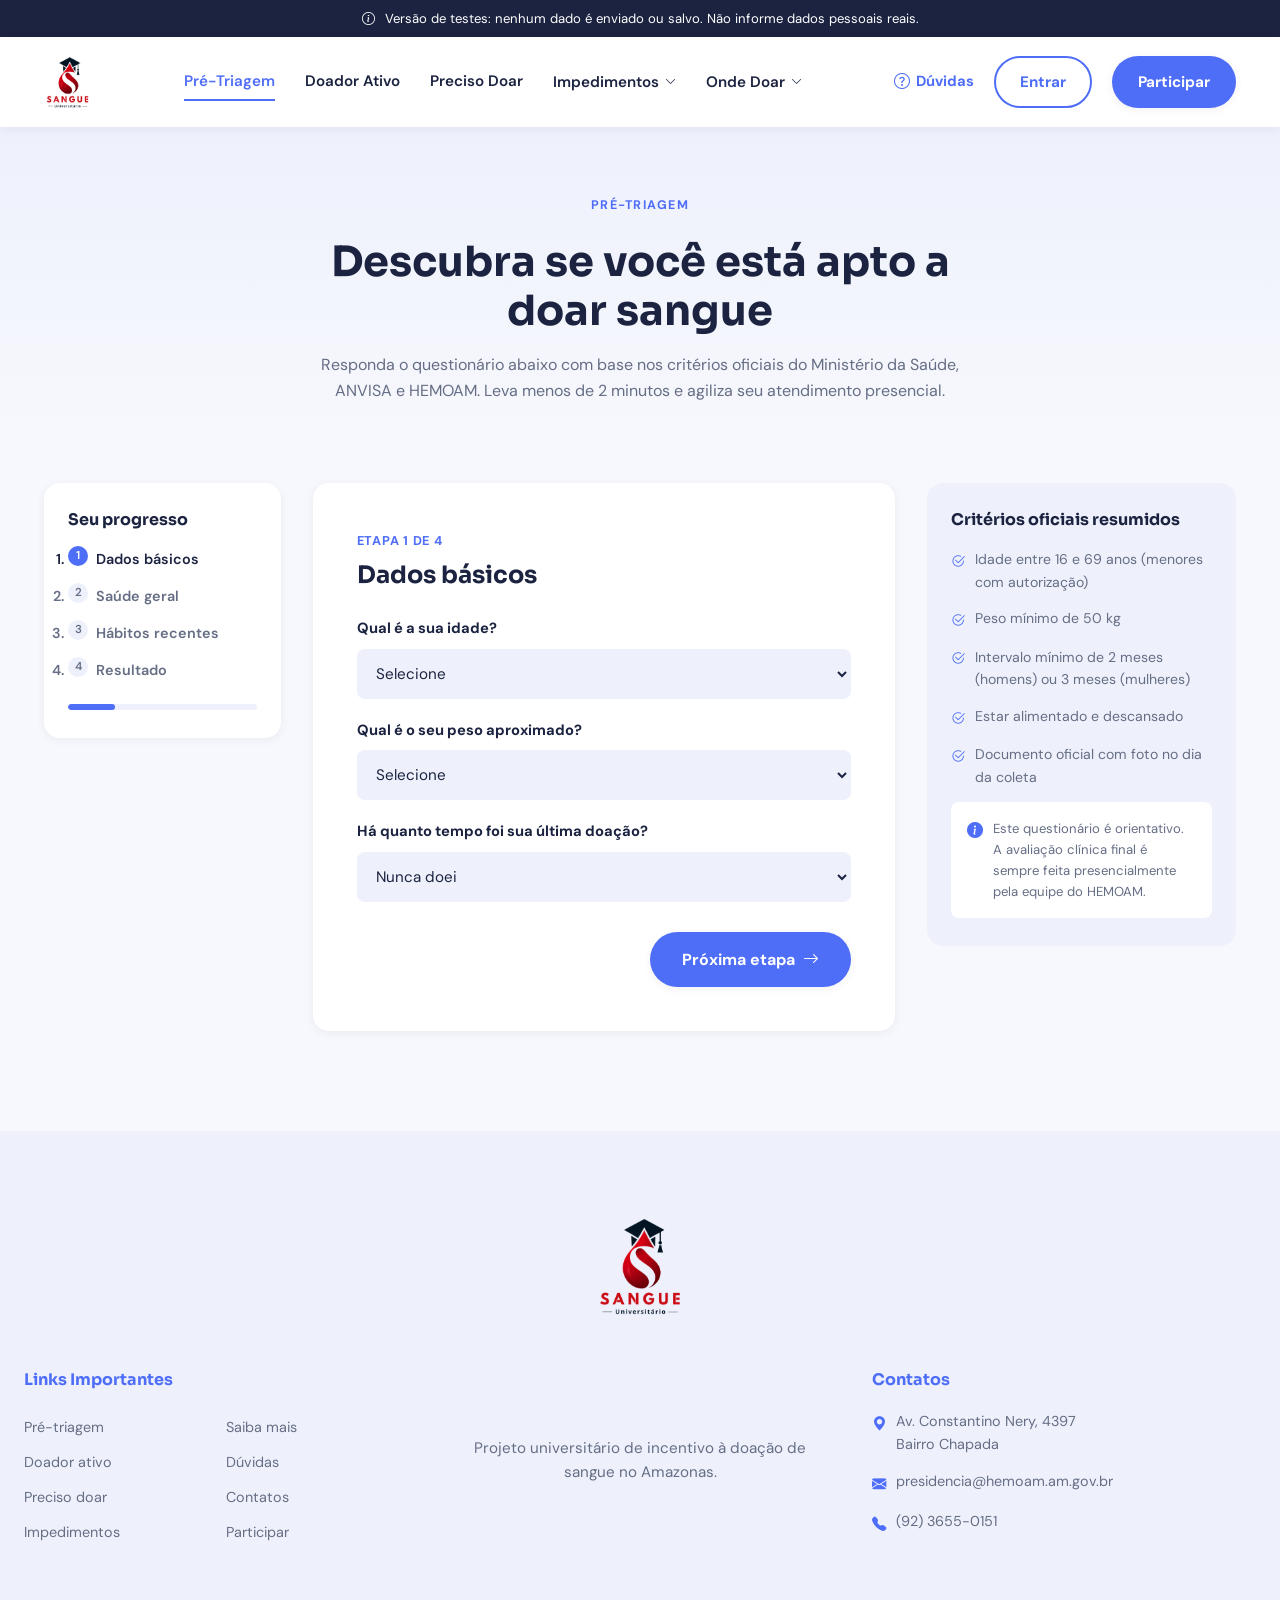
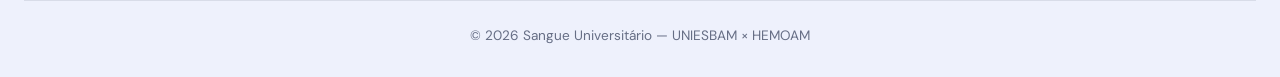
<file: pretriagem.html>
<!DOCTYPE html>
<html lang="pt-BR">
<head>
<meta charset="UTF-8">
<meta name="viewport" content="width=device-width, initial-scale=1.0">
<title>Pré-Triagem | Sangue Universitário</title>
<meta name="robots" content="noindex, nofollow">
<link rel="icon" type="image/png" href="img/logo.png">
<link rel="preconnect" href="https://fonts.googleapis.com">
<link href="https://fonts.googleapis.com/css2?family=Sora:wght@400;600;700;800&family=DM+Sans:wght@400;500;700&display=swap" rel="stylesheet">
<link rel="stylesheet" href="https://cdn.jsdelivr.net/npm/bootstrap-icons@1.11.3/font/bootstrap-icons.css">
<link rel="stylesheet" href="css/ps_UniversitBase.css">
<link rel="stylesheet" href="css/ps_UniversitHome.css">
<link rel="stylesheet" href="css/ps_PreTriagem.css">
</head>
<body>

<div class="proto-banner" role="note"><i class="bi bi-info-circle"></i> Versão de testes: nenhum dado é enviado ou salvo. Não informe dados pessoais reais.</div>

<header class="site-header" id="siteHeader">
  <div class="header-inner">
    <a href="index.html" class="brand">
      <img src="img/logo.png" alt="Sangue Universitário" class="brand-logo">
    </a>

    <nav class="main-nav" id="mainNav">
      <a href="pretriagem.html" class="active">Pré-Triagem</a>
      <a href="doador-ativo.html">Doador Ativo</a>
      <a href="index.html#preciso-doar">Preciso Doar</a>
      <div class="nav-dropdown">
        <button type="button" class="nav-dropdown-toggle" aria-haspopup="true" aria-expanded="false">Impedimentos <i class="bi bi-chevron-down"></i></button>
        <div class="nav-dropdown-menu">
          <a href="index.html#duvidas">Tabagismo e álcool</a>
          <a href="index.html#duvidas">Tatuagens recentes</a>
          <a href="index.html#duvidas">Medicamentos em uso</a>
        </div>
      </div>
      <div class="nav-dropdown">
        <button type="button" class="nav-dropdown-toggle" aria-haspopup="true" aria-expanded="false">Onde Doar <i class="bi bi-chevron-down"></i></button>
        <div class="nav-dropdown-menu">
          <a href="index.html#onde-doar">HEMOAM &mdash; Sede Manaus</a>
          <a href="index.html#onde-doar">Horários de atendimento</a>
        </div>
      </div>
    </nav>

    <div class="header-actions">
      <a href="index.html#duvidas" class="link-duvidas"><i class="bi bi-question-circle"></i> <span>Dúvidas</span></a>
      <a href="login.html" class="btn btn-outline">Entrar</a>
      <a href="login.html#cadastro" class="btn btn-primary">Participar</a>
      <button type="button" class="nav-toggle" id="navToggle" aria-label="Abrir menu" aria-expanded="false" aria-controls="mainNav">
        <span></span><span></span><span></span>
      </button>
    </div>
  </div>
</header>

<section class="page-hero">
  <div class="page-hero-inner">
    <span class="eyebrow">PRÉ-TRIAGEM</span>
    <h1>Descubra se você está apto a doar sangue</h1>
    <p>Responda o questionário abaixo com base nos critérios oficiais do Ministério da Saúde,
       ANVISA e HEMOAM. Leva menos de 2 minutos e agiliza seu atendimento presencial.</p>
  </div>
</section>

<section class="triagem-wrap">
  <div class="triagem-inner">

    <aside class="triagem-progress">
      <h3>Seu progresso</h3>
      <ol id="progressList">
        <li data-step="1" class="current">Dados básicos</li>
        <li data-step="2">Saúde geral</li>
        <li data-step="3">Hábitos recentes</li>
        <li data-step="4">Resultado</li>
      </ol>
      <div class="progress-bar-track">
        <div class="progress-bar-fill" id="progressFill"></div>
      </div>
    </aside>

    <form class="triagem-card" id="triagemForm" novalidate>

      <fieldset class="triagem-step active" data-step="1">
        <span class="step-label">Etapa 1 de 4</span>
        <h2>Dados básicos</h2>

        <label>Qual é a sua idade?
          <select name="idade" required>
            <option value="">Selecione</option>
            <option value="menor16">Menos de 16 anos</option>
            <option value="16-17">16 ou 17 anos (com autorização)</option>
            <option value="18-69">18 a 69 anos</option>
            <option value="maior69">70 anos ou mais</option>
          </select>
        </label>

        <label>Qual é o seu peso aproximado?
          <select name="peso" required>
            <option value="">Selecione</option>
            <option value="menor50">Menos de 50 kg</option>
            <option value="50+">50 kg ou mais</option>
          </select>
        </label>

        <label>Há quanto tempo foi sua última doação?
          <select name="ultima-doacao">
            <option value="nunca">Nunca doei</option>
            <option value="menos2m">Menos de 2 meses (homem)</option>
            <option value="menos3m">Menos de 3 meses (mulher)</option>
            <option value="mais">Já se passou o intervalo mínimo</option>
          </select>
        </label>

        <div class="step-actions">
          <span></span>
          <button type="button" class="btn btn-primary btn-lg next-step">Próxima etapa <i class="bi bi-arrow-right"></i></button>
        </div>
      </fieldset>

      <fieldset class="triagem-step" data-step="2">
        <span class="step-label">Etapa 2 de 4</span>
        <h2>Saúde geral</h2>

        <label>Você está se sentindo bem de saúde hoje?
          <select name="saude-hoje" required>
            <option value="">Selecione</option>
            <option value="sim">Sim, estou bem</option>
            <option value="nao">Não, estou gripado(a) ou doente</option>
          </select>
        </label>

        <label>Possui alguma condição crônica (diabetes, hipertensão não controlada, cardiopatia)?
          <select name="condicao-cronica" required>
            <option value="">Selecione</option>
            <option value="nao">Não</option>
            <option value="controlada">Sim, mas está controlada</option>
            <option value="nao-controlada">Sim, não controlada</option>
          </select>
        </label>

        <label>Está grávida ou amamentando (se aplicável)?
          <select name="gravidez">
            <option value="na">Não se aplica</option>
            <option value="gravida">Estou grávida</option>
            <option value="amamentando">Estou amamentando (até 12 meses)</option>
            <option value="nao">Não estou</option>
          </select>
        </label>

        <div class="step-actions">
          <button type="button" class="btn btn-outline btn-lg prev-step"><i class="bi bi-arrow-left"></i> Voltar</button>
          <button type="button" class="btn btn-primary btn-lg next-step">Próxima etapa <i class="bi bi-arrow-right"></i></button>
        </div>
      </fieldset>

      <fieldset class="triagem-step" data-step="3">
        <span class="step-label">Etapa 3 de 4</span>
        <h2>Hábitos recentes</h2>

        <label>Fez tatuagem, piercing ou procedimento estético invasivo nos últimos 12 meses?
          <select name="tatuagem" required>
            <option value="">Selecione</option>
            <option value="nao">Não</option>
            <option value="sim">Sim</option>
          </select>
        </label>

        <label>Ingeriu bebida alcoólica nas últimas 12 horas?
          <select name="alcool" required>
            <option value="">Selecione</option>
            <option value="nao">Não</option>
            <option value="sim">Sim</option>
          </select>
        </label>

        <label>Fumou nas últimas 2 horas?
          <select name="fumo" required>
            <option value="">Selecione</option>
            <option value="nao">Não</option>
            <option value="sim">Sim</option>
          </select>
        </label>

        <label>Tomou algum medicamento contínuo nos últimos dias?
          <select name="medicamento">
            <option value="nao">Não</option>
            <option value="sim">Sim</option>
          </select>
        </label>

        <div class="step-actions">
          <button type="button" class="btn btn-outline btn-lg prev-step"><i class="bi bi-arrow-left"></i> Voltar</button>
          <button type="submit" class="btn btn-primary btn-lg">Ver Resultado <i class="bi bi-check2-circle"></i></button>
        </div>
      </fieldset>

      <fieldset class="triagem-step" data-step="4">
        <div class="result-box" id="resultBox">
        </div>
      </fieldset>

    </form>

    <aside class="triagem-sidebar">
      <h3>Critérios oficiais resumidos</h3>
      <ul class="criteria-list">
        <li><i class="bi bi-check2-circle"></i> Idade entre 16 e 69 anos (menores com autorização)</li>
        <li><i class="bi bi-check2-circle"></i> Peso mínimo de 50 kg</li>
        <li><i class="bi bi-check2-circle"></i> Intervalo mínimo de 2 meses (homens) ou 3 meses (mulheres)</li>
        <li><i class="bi bi-check2-circle"></i> Estar alimentado e descansado</li>
        <li><i class="bi bi-check2-circle"></i> Documento oficial com foto no dia da coleta</li>
      </ul>
      <div class="sidebar-note">
        <i class="bi bi-info-circle-fill"></i>
        <p>Este questionário é orientativo. A avaliação clínica final é sempre feita
           presencialmente pela equipe do HEMOAM.</p>
      </div>
    </aside>

  </div>
</section>

<footer class="site-footer">
  <div class="footer-brand">
    <img src="img/logo.png" alt="Sangue Universitário" class="footer-logo">
  </div>

  <div class="footer-grid">
    <div class="footer-links">
      <h4>Links Importantes</h4>
      <div class="footer-links-cols">
        <div>
          <a href="pretriagem.html">Pré-triagem</a>
          <a href="doador-ativo.html">Doador ativo</a>
          <a href="index.html#preciso-doar">Preciso doar</a>
          <a href="index.html#duvidas">Impedimentos</a>
        </div>
        <div>
          <a href="index.html">Saiba mais</a>
          <a href="index.html#duvidas">Dúvidas</a>
          <a href="index.html#contatos">Contatos</a>
          <a href="login.html#cadastro">Participar</a>
        </div>
      </div>
    </div>

    <div class="footer-tagline">
      <p>Projeto universitário de incentivo à doação de sangue no Amazonas.</p>
    </div>

    <div class="footer-contacts" id="contatos">
      <h4>Contatos</h4>
      <p><i class="bi bi-geo-alt-fill"></i> Av. Constantino Nery, 4397<br>Bairro Chapada</p>
      <p><i class="bi bi-envelope-fill"></i> presidencia@hemoam.am.gov.br</p>
      <p><i class="bi bi-telephone-fill"></i> (92) 3655-0151</p>
    </div>
  </div>

  <div class="footer-bottom">
    <span>&copy; 2026 Sangue Universitário &mdash; UNIESBAM &times; HEMOAM</span>
  </div>
</footer>

<button class="back-to-top" id="backToTop" aria-label="Voltar ao topo"><i class="bi bi-arrow-up"></i></button>

<script src="js/ps_Universit.js"></script>
<script src="js/ps_PreTriagem.js"></script>

</body>
</html>
</file>
<file: css/ps_UniversitBase.css>
:root {
  --color-blue: #4F6EF7;
  --color-blue-dark: #3A54D6;
  --color-red: #E63946;
  --color-red-dark: #C1272D;
  --color-navy: #1B2340;

  --color-bg: #F7F8FD;
  --color-bg-soft: #EEF1FC;
  --color-card: #E4E9FB;
  --color-text: #1B2340;
  --color-text-muted: #666E85;
  --color-white: #FFFFFF;

  --font-display: 'Sora', sans-serif;
  --font-body: 'DM Sans', sans-serif;

  --radius-sm: 8px;
  --radius-md: 16px;
  --radius-lg: 26px;

  --shadow-sm: 0 2px 10px rgba(27, 35, 64, 0.06);
  --shadow-md: 0 14px 32px rgba(27, 35, 64, 0.10);

  --container: 1240px;
}

* { box-sizing: border-box; margin: 0; padding: 0; }

html { scroll-behavior: smooth; }
@media (prefers-reduced-motion: reduce) {
  html { scroll-behavior: auto; }
  * { animation-duration: 0.01ms !important; transition-duration: 0.01ms !important; }
}

body {
  font-family: var(--font-body);
  color: var(--color-text);
  background: var(--color-bg);
  line-height: 1.6;
  -webkit-font-smoothing: antialiased;
}

img { max-width: 100%; height: auto; display: block; }
a { color: inherit; text-decoration: none; }
ul { list-style: none; }
button { font-family: inherit; }

h1, h2, h3, h4 {
  font-family: var(--font-display);
  color: var(--color-navy);
  line-height: 1.18;
  font-weight: 700;
}

.eyebrow {
  display: inline-block;
  font-weight: 700;
  font-size: 0.78rem;
  letter-spacing: 0.1em;
  text-transform: uppercase;
  color: var(--color-blue);
  margin-bottom: 12px;
}

.section-head {
  max-width: 640px;
  margin: 0 auto 44px;
  text-align: center;
}
.section-head.left { margin: 0 0 44px; text-align: left; }
.section-head h2 { font-size: clamp(1.8rem, 3vw, 2.3rem); }
.section-head p { color: var(--color-text-muted); margin-top: 10px; }

.btn {
  display: inline-flex;
  align-items: center;
  gap: 8px;
  font-weight: 700;
  font-size: 0.95rem;
  padding: 12px 24px;
  border-radius: 999px;
  border: 2px solid transparent;
  cursor: pointer;
  transition: transform 0.15s ease, box-shadow 0.15s ease, background 0.15s ease, color 0.15s ease;
}
.btn:hover { transform: translateY(-2px); }
.btn:focus-visible { outline: 3px solid var(--color-blue); outline-offset: 2px; }

.btn-primary { background: var(--color-blue); color: var(--color-white); box-shadow: var(--shadow-sm); }
.btn-primary:hover { background: var(--color-blue-dark); box-shadow: var(--shadow-md); }

.btn-outline { background: transparent; color: var(--color-blue); border-color: var(--color-blue); }
.btn-outline:hover { background: var(--color-blue); color: var(--color-white); }

.btn-lg { padding: 15px 30px; font-size: 1rem; }
.btn-sm { padding: 9px 18px; font-size: 0.85rem; }

.link-arrow { color: var(--color-blue); font-weight: 700; font-size: 0.88rem; display: inline-flex; align-items: center; gap: 4px; }

.proto-banner {
  background: var(--color-navy);
  color: var(--color-white);
  font-size: 0.82rem;
  text-align: center;
  padding: 8px 16px;
}
.proto-banner i { margin-right: 6px; }
</file>
<file: css/ps_UniversitHome.css>
.site-header {
  position: sticky; top: 0; z-index: 100;
  background: var(--color-white);
  box-shadow: var(--shadow-sm);
}
.header-inner {
  max-width: var(--container);
  margin: 0 auto;
  padding: 16px 24px;
  display: flex;
  align-items: center;
  justify-content: space-between;
  gap: 24px;
  position: relative;
}

.brand { display: flex; align-items: center; }
.brand-logo { height: 58px; width: auto; }

.main-nav { display: flex; align-items: center; gap: 30px; }
.main-nav > a { font-weight: 600; font-size: 0.95rem; color: var(--color-text); padding: 6px 0; border-bottom: 2px solid transparent; }
.main-nav > a:hover, .main-nav > a.active { color: var(--color-blue); border-color: var(--color-blue); }

.nav-dropdown { position: relative; }
.nav-dropdown-toggle {
  background: none; border: none; cursor: pointer;
  font-family: inherit; font-weight: 600; font-size: 0.95rem; color: var(--color-text);
  display: flex; align-items: center; gap: 6px;
}
.nav-dropdown-toggle i { font-size: 0.7rem; }
.nav-dropdown-menu {
  position: absolute; top: 100%; left: 0;
  background: var(--color-white);
  border-radius: var(--radius-sm);
  box-shadow: var(--shadow-md);
  padding: 10px;
  min-width: 220px;
  display: none;
  flex-direction: column;
  gap: 2px;
}
.nav-dropdown:hover .nav-dropdown-menu, .nav-dropdown.open .nav-dropdown-menu { display: flex; }
.nav-dropdown-menu a { padding: 8px 10px; border-radius: 6px; font-size: 0.88rem; }
.nav-dropdown-menu a:hover { background: var(--color-bg-soft); color: var(--color-blue); }

.header-actions { display: flex; align-items: center; gap: 20px; }
.link-duvidas { display: flex; align-items: center; gap: 6px; font-weight: 700; font-size: 0.92rem; color: var(--color-blue); }
.link-duvidas i { font-size: 1rem; }

.nav-toggle { display: none; flex-direction: column; gap: 5px; background: none; border: none; cursor: pointer; }
.nav-toggle span { width: 24px; height: 2px; background: var(--color-navy); border-radius: 2px; }

.hero { padding: 64px 24px 120px; background: linear-gradient(180deg, var(--color-bg-soft), var(--color-bg)); }
.hero-inner {
  max-width: var(--container);
  margin: 0 auto;
  display: grid;
  grid-template-columns: 1fr 1fr;
  gap: 56px;
  align-items: center;
}
.hero-copy h1 { font-size: clamp(2.2rem, 4vw, 3.2rem); margin-bottom: 22px; }
.hero-copy p { color: var(--color-text-muted); font-size: 1.05rem; max-width: 480px; margin-bottom: 30px; }
.hero-actions { display: flex; gap: 16px; flex-wrap: wrap; }

.hero-media { position: relative; }
.hero-media img { border-radius: var(--radius-lg); width: 100%; aspect-ratio: 9/7; object-fit: cover; }
.hero-badge {
  position: absolute;
  background: rgba(27, 35, 64, 0.72);
  color: var(--color-white);
  border-radius: var(--radius-sm);
  padding: 16px 20px;
  display: flex; align-items: baseline; gap: 10px;
  backdrop-filter: blur(4px);
}
.hero-badge strong { font-family: var(--font-display); font-size: 1.3rem; color: var(--color-blue); }
.hero-badge span { font-size: 0.85rem; opacity: 0.9; }
.badge-top { right: 24px; bottom: 46%; }
.badge-bottom { left: 24px; bottom: -30px; }

.path-cards {
  max-width: var(--container);
  margin: -70px auto 0;
  padding: 0 24px 80px;
  position: relative;
  z-index: 5;
  display: grid;
  grid-template-columns: repeat(3, 1fr);
  gap: 24px;
}
.path-card {
  display: block;
  transition: transform 0.2s ease;
  background: var(--color-card);
  border-radius: var(--radius-md);
  padding: 32px 28px;
}
.path-card:hover { transform: translateY(-4px); }
.path-icon {
  width: 52px; height: 52px; border-radius: 50%;
  background: var(--color-white);
  display: flex; align-items: center; justify-content: center;
  font-size: 1.3rem; color: var(--color-blue);
  margin-bottom: 22px;
}
.path-card h3 { color: var(--color-white); font-size: 1.15rem; margin-bottom: 10px; }
.path-card p { color: rgba(255,255,255,0.85); font-size: 0.92rem; }
.path-cards .path-card { background: linear-gradient(135deg, #6E85F8, #4F6EF7); }
.path-cards .path-card .path-icon { color: var(--color-blue); }

.services { max-width: var(--container); margin: 0 auto; padding: 20px 24px 90px; }
.service-grid { display: grid; grid-template-columns: repeat(3, 1fr); gap: 26px; }
.service-card {
  background: var(--color-card);
  border-radius: var(--radius-md);
  padding: 30px 28px;
  display: flex;
  flex-direction: column;
}
.service-icon {
  width: 54px; height: 54px; border-radius: 50%;
  background: var(--color-white);
  display: flex; align-items: center; justify-content: center;
  font-size: 1.4rem; color: var(--color-blue);
  margin-bottom: 22px;
}
.service-card h3 { font-size: 1.1rem; margin-bottom: 10px; }
.service-card p { color: var(--color-text-muted); font-size: 0.9rem; flex-grow: 1; margin-bottom: 22px; }
.service-actions { display: flex; align-items: center; justify-content: space-between; }

.pretriagem { background: var(--color-bg-soft); padding: 90px 24px; }
.pretriagem-inner {
  max-width: var(--container);
  margin: 0 auto;
  display: grid;
  grid-template-columns: 1fr 0.9fr;
  gap: 50px;
  align-items: center;
}
.pretriagem-copy h2 { font-size: clamp(1.6rem, 3vw, 2.1rem); margin-bottom: 32px; }
.schedule-list li {
  display: flex; align-items: center; gap: 20px;
  padding: 16px 0;
  border-bottom: 1px solid rgba(27,35,64,0.08);
}
.schedule-list li span:first-child { font-weight: 700; width: 90px; }
.schedule-list li span:last-child { color: var(--color-text-muted); flex-grow: 1; }
.schedule-list li a { color: var(--color-blue); font-weight: 700; font-size: 0.9rem; }
.pretriagem-media img { border-radius: var(--radius-lg); aspect-ratio: 3/3.3; object-fit: cover; }

.partners { max-width: var(--container); margin: 0 auto; padding: 90px 24px; }
.partners-grid { display: grid; grid-template-columns: repeat(3, 1fr); gap: 24px; }
.partner-item {
  display: flex; align-items: center; gap: 12px;
  background: var(--color-bg-soft);
  border-radius: var(--radius-sm);
  padding: 20px 24px;
  font-weight: 700;
  color: var(--color-navy);
}
.partner-item i { font-size: 1.4rem; color: var(--color-blue); }

.request-donation { background: var(--color-bg-soft); padding: 90px 24px; }
.request-inner {
  max-width: var(--container);
  margin: 0 auto;
  display: grid;
  grid-template-columns: 0.9fr 1.1fr;
  gap: 50px;
  align-items: start;
}
.request-media img { border-radius: var(--radius-lg); aspect-ratio: 4/4.6; object-fit: cover; position: sticky; top: 100px; }
.request-form { background: var(--color-white); border-radius: var(--radius-md); padding: 40px; box-shadow: var(--shadow-sm); }
.request-form h2 { font-size: 1.5rem; margin-bottom: 26px; }
.request-form label { display: block; font-size: 0.88rem; font-weight: 700; color: var(--color-navy); margin-bottom: 14px; }
.request-form input, .request-form select, .request-form textarea {
  width: 100%;
  margin-top: 6px;
  background: var(--color-bg-soft);
  border: 1px solid transparent;
  border-radius: var(--radius-sm);
  padding: 12px 14px;
  font-family: var(--font-body);
  font-size: 0.95rem;
  color: var(--color-text);
  font-weight: 400;
}
.request-form input:focus, .request-form select:focus, .request-form textarea:focus { outline: none; border-color: var(--color-blue); }
.form-row { display: grid; grid-template-columns: 1fr 1fr; gap: 16px; }
.checkbox-line { display: flex; align-items: flex-start; gap: 10px; font-weight: 400; font-size: 0.85rem; color: var(--color-text-muted); margin-top: 18px; }
.checkbox-line input { width: auto; margin-top: 3px; }
.form-feedback { margin-top: 16px; color: var(--color-blue); font-weight: 700; font-size: 0.9rem; }

.stories { max-width: var(--container); margin: 0 auto; padding: 90px 24px; }
.stories-inner { display: grid; grid-template-columns: 0.85fr 1.15fr; gap: 50px; align-items: center; }
.stories-copy h2 { font-size: clamp(1.8rem, 3vw, 2.3rem); margin: 10px 0 16px; }
.stories-copy p { color: var(--color-text-muted); }

.stories-carousel { display: flex; align-items: center; gap: 16px; }
.carousel-arrow {
  flex-shrink: 0;
  width: 44px; height: 44px; border-radius: 50%;
  background: var(--color-white);
  border: 1px solid rgba(27,35,64,0.1);
  box-shadow: var(--shadow-sm);
  display: flex; align-items: center; justify-content: center;
  color: var(--color-blue);
  cursor: pointer;
}
.story-track { flex-grow: 1; overflow: hidden; }
.story-card {
  display: none;
  background: var(--color-bg-soft);
  border-radius: var(--radius-md);
  padding: 32px;
  position: relative;
}
.story-card.active { display: block; }
.story-avatar {
  width: 54px; height: 54px; border-radius: 50%;
  background: var(--color-red);
  color: var(--color-white);
  font-weight: 800;
  display: flex; align-items: center; justify-content: center;
  margin-bottom: 16px;
}
.story-body h3 { font-size: 1.1rem; margin-bottom: 12px; }
.story-body p { color: var(--color-text-muted); font-size: 0.95rem; }
.quote-icon { position: absolute; top: 30px; right: 30px; font-size: 1.8rem; color: rgba(79,110,247,0.25); }

.where-faq { background: var(--color-bg-soft); padding: 90px 24px; }
.where-faq-inner {
  max-width: var(--container);
  margin: 0 auto;
  display: grid;
  grid-template-columns: 0.85fr 1.15fr;
  gap: 56px;
}
.where-col h2 { font-size: clamp(1.8rem, 3vw, 2.2rem); margin-bottom: 28px; }
.location-card { background: var(--color-white); border-radius: var(--radius-md); padding: 32px; box-shadow: var(--shadow-sm); }
.location-card h3 { font-size: 1.1rem; margin-bottom: 20px; }
.location-block { margin-bottom: 18px; }
.location-block:last-child { margin-bottom: 0; }
.location-label { display: block; font-weight: 700; font-size: 0.8rem; color: var(--color-blue); text-transform: uppercase; letter-spacing: 0.04em; margin-bottom: 6px; }
.location-block p { color: var(--color-text-muted); font-size: 0.92rem; }

.faq-col h2 { font-size: clamp(1.8rem, 3vw, 2.2rem); margin-bottom: 26px; }
.faq-item { border-bottom: 1px solid rgba(27,35,64,0.1); }
.faq-question {
  width: 100%;
  background: none; border: none; cursor: pointer;
  display: flex; align-items: center; justify-content: space-between;
  padding: 18px 0;
  font-family: var(--font-body);
  font-weight: 700; font-size: 1rem;
  color: var(--color-navy);
  text-align: left;
}
.faq-question i { color: var(--color-blue); font-size: 1.1rem; flex-shrink: 0; }
.faq-answer { max-height: 0; overflow: hidden; transition: max-height 0.25s ease; }
.faq-item.open .faq-answer { max-height: 360px; }
.faq-answer p { color: var(--color-text-muted); font-size: 0.92rem; padding-bottom: 18px; }

.gamification { max-width: var(--container); margin: 0 auto; padding: 90px 24px; }
.game-grid { display: grid; grid-template-columns: repeat(4, 1fr); gap: 22px; margin-bottom: 40px; }
.game-card {
  border-radius: var(--radius-md);
  padding: 26px;
  min-height: 220px;
  display: flex;
  flex-direction: column;
  justify-content: flex-end;
  color: var(--color-white);
}
.game-card.red { background: linear-gradient(160deg, #E63946, #7A1015); }
.game-card.blue { background: linear-gradient(160deg, #4F6EF7, #16265C); }
.game-card.navy { background: linear-gradient(160deg, #2B3665, #0B1024); }
.game-card.green { background: linear-gradient(160deg, #2E9E63, #0B3D22); }
.game-label { font-size: 0.78rem; font-weight: 700; text-transform: uppercase; letter-spacing: 0.05em; opacity: 0.85; margin-bottom: 8px; }
.game-card h3 { color: var(--color-white); font-size: 1.15rem; }
.game-cta { text-align: center; }

.site-footer { background: var(--color-bg-soft); padding: 80px 24px 30px; }
.footer-brand { max-width: var(--container); margin: 0 auto 50px; display: flex; justify-content: center; }
.footer-logo { height: 110px; width: auto; }

.footer-grid {
  max-width: var(--container);
  margin: 0 auto;
  display: grid;
  grid-template-columns: 1fr 1fr 1fr;
  gap: 40px;
  padding-bottom: 50px;
  border-bottom: 1px solid rgba(27,35,64,0.1);
}
.footer-links h4, .footer-contacts h4 { font-size: 1rem; color: var(--color-blue); margin-bottom: 20px; }
.footer-links-cols { display: grid; grid-template-columns: 1fr 1fr; gap: 10px 20px; }
.footer-links-cols a { display: block; padding: 6px 0; font-size: 0.9rem; color: var(--color-text-muted); }
.footer-links-cols a:hover { color: var(--color-blue); }
.footer-tagline { display: flex; align-items: center; justify-content: center; text-align: center; color: var(--color-text-muted); font-size: 0.95rem; }
.footer-contacts p { display: flex; align-items: flex-start; gap: 10px; color: var(--color-text-muted); font-size: 0.9rem; margin-bottom: 14px; }
.footer-contacts i { color: var(--color-blue); margin-top: 3px; }

.footer-bottom {
  max-width: var(--container);
  margin: 0 auto;
  padding-top: 24px;
  text-align: center;
  font-size: 0.85rem;
  color: var(--color-text-muted);
}

.back-to-top {
  position: fixed; right: 24px; bottom: 24px;
  width: 46px; height: 46px; border-radius: 50%;
  background: var(--color-blue);
  color: var(--color-white);
  border: none;
  display: flex; align-items: center; justify-content: center;
  font-size: 1.1rem;
  cursor: pointer;
  box-shadow: var(--shadow-md);
  opacity: 0; visibility: hidden; transform: translateY(10px);
  transition: all 0.25s ease;
  z-index: 90;
}
.back-to-top.visible { opacity: 1; visibility: visible; transform: translateY(0); }

@media (max-width: 1080px) {
  .hero-inner, .pretriagem-inner, .request-inner, .stories-inner, .where-faq-inner { grid-template-columns: 1fr; }
  .path-cards, .service-grid, .partners-grid { grid-template-columns: 1fr 1fr; }
  .game-grid { grid-template-columns: 1fr 1fr; }
  .footer-grid { grid-template-columns: 1fr; text-align: center; }
  .footer-tagline { justify-content: center; }
  .request-media img { position: static; }
  .badge-top { position: static; margin-top: -40px; margin-left: auto; width: fit-content; }
  .badge-bottom { position: static; margin-top: 12px; width: fit-content; }
}

@media (max-width: 768px) {
  .main-nav { display: none; }
  .nav-toggle { display: flex; }
  .link-duvidas span { display: none; }
  .main-nav.open {
    display: flex; flex-direction: column; align-items: flex-start;
    position: absolute; top: 100%; left: 0; right: 0;
    background: var(--color-white);
    padding: 20px 24px;
    box-shadow: var(--shadow-md);
    gap: 14px;
    z-index: 101;
  }
  .nav-dropdown-menu { position: static; box-shadow: none; display: flex; padding-left: 12px; }
  .path-cards, .service-grid, .partners-grid, .game-grid, .form-row { grid-template-columns: 1fr; }
}
@media (max-width: 560px) {
  .header-inner { padding: 12px 16px; gap: 12px; }
  .header-actions { gap: 10px; }
  .header-actions .btn { padding: 8px 14px; font-size: 0.82rem; }
  .brand-logo { height: 48px; }
}
@keyframes rise {
  0% { transform: translateY(0); }
  100% { transform: translateY(-186px); }
}
@keyframes wave {
  0% { transform: translateX(0); }
  100% { transform: translateX(-50px); }
}
@keyframes bubbleUp {
  0% { transform: translateY(0); opacity: 0; }
  15% { opacity: 0.7; }
  100% { transform: translateY(-200px); opacity: 0; }
}
@keyframes spin3d {
  0% { transform: rotateY(-14deg) rotateX(5deg); }
  50% { transform: rotateY(14deg) rotateX(-3deg); }
  100% { transform: rotateY(-14deg) rotateX(5deg); }
}
@keyframes beat {
  0%, 100% { transform: scale(1); }
  45% { transform: scale(1.05); }
  55% { transform: scale(1.03); }
}
@keyframes glossMove {
  0%, 100% { opacity: 0.9; }
  50% { opacity: 0.5; }
}
#heartWrap {
  animation: spin3d 7s ease-in-out infinite, beat 1.1s ease-in-out infinite;
  transform-origin: center bottom;
}
#liquid, #wave1, #wave2 {
  animation: rise 5.5s cubic-bezier(.4,0,.2,1) forwards;
}
#wave1 { animation: rise 5.5s cubic-bezier(.4,0,.2,1) forwards, wave 1.4s linear infinite; }
#wave2 { animation: rise 5.5s cubic-bezier(.4,0,.2,1) forwards, wave 2.1s linear infinite reverse; }
#bubbles circle { animation: bubbleUp 3s ease-in infinite; }
#bubbles circle:nth-child(2) { animation-delay: 0.6s; }
#bubbles circle:nth-child(3) { animation-delay: 1.2s; }
#bubbles circle:nth-child(4) { animation-delay: 1.8s; }
#bubbles circle:nth-child(5) { animation-delay: 2.4s; }
#gloss { animation: glossMove 2.5s ease-in-out infinite; }
</file>
<file: css/ps_DoadorAtivo.css>
.page-hero {
  background: linear-gradient(180deg, var(--color-bg-soft), var(--color-bg));
  padding: 64px 24px 20px;
  text-align: center;
}
.page-hero-inner { max-width: 680px; margin: 0 auto; }
.page-hero-inner h1 { font-size: clamp(1.9rem, 4vw, 2.6rem); margin: 10px 0 16px; }
.page-hero-inner p { color: var(--color-text-muted); }

.services {
  padding-top: 40px;
  padding-bottom: 24px;
}

.service-grid {
  max-width: var(--container);
  margin: 0 auto;
  display: grid;
  grid-template-columns: repeat(3, 1fr);
  gap: 18px;
}

.service-card {
  background: var(--color-white);
  border-radius: var(--radius-md);
  box-shadow: var(--shadow-sm);
  padding: 22px 20px;
  border: 1px solid rgba(79, 110, 247, 0.08);
  transition: transform 0.2s ease, box-shadow 0.2s ease;
}

.service-card:hover {
  transform: translateY(-4px);
  box-shadow: var(--shadow-md);
}

.service-icon {
  width: 48px;
  height: 48px;
  border-radius: 14px;
  background: var(--color-bg-soft);
  display: flex;
  align-items: center;
  justify-content: center;
  color: var(--color-blue);
  font-size: 1.25rem;
  margin-bottom: 12px;
}

.service-card h3 {
  font-size: 1.1rem;
  margin-bottom: 10px;
}

.service-card p {
  color: var(--color-text-muted);
  font-size: 0.95rem;
  margin-bottom: 16px;
}

.service-actions {
  display: flex;
  justify-content: space-between;
  align-items: center;
  gap: 12px;
}

.gamification {
  padding: 44px 24px 60px;
  text-align: center;
}

.gamification .section-head {
  margin-bottom: 28px;
}

.game-grid {
  max-width: var(--container);
  margin: 0 auto;
  display: grid;
  grid-template-columns: repeat(4, 1fr);
  gap: 16px;
  align-items: stretch;
}

.game-card {
  border-radius: var(--radius-md);
  padding: 20px 18px;
  box-shadow: var(--shadow-sm);
  border: 1px solid rgba(0, 0, 0, 0.03);
  display: flex;
  flex-direction: column;
  justify-content: space-between;
  min-height: 150px;
}

.game-card h3 {
  font-size: 1.05rem;
  line-height: 1.25;
  margin-top: 10px;
}

.game-label {
  font-size: 0.78rem;
  text-transform: uppercase;
  letter-spacing: 0.08em;
  font-weight: 800;
}

.game-card.red { background: rgba(230, 57, 70, 0.08); }
.game-card.red .game-label { color: var(--color-red-dark); }
.game-card.blue { background: rgba(79, 110, 247, 0.08); }
.game-card.blue .game-label { color: var(--color-blue-dark); }
.game-card.navy { background: rgba(27, 35, 64, 0.08); }
.game-card.navy .game-label { color: var(--color-navy); }
.game-card.green { background: rgba(0, 168, 110, 0.10); }
.game-card.green .game-label { color: #0B8F5A; }

.game-cta {
  margin-top: 24px;
}

.back-to-top {
  position: fixed;
  right: 18px;
  bottom: 18px;
  width: 46px;
  height: 46px;
  border-radius: 50%;
  border: none;
  background: rgba(79, 110, 247, 0.12);
  color: var(--color-blue);
  box-shadow: var(--shadow-sm);
  cursor: pointer;
  display: flex;
  align-items: center;
  justify-content: center;
}


.back-to-top:hover {
  background: rgba(79, 110, 247, 0.22);
}

@media (max-width: 980px) {
  .service-grid { grid-template-columns: repeat(2, 1fr); }
  .game-grid { grid-template-columns: repeat(2, 1fr); }
}

@media (max-width: 560px) {
  .service-grid { grid-template-columns: 1fr; }
  .game-grid { grid-template-columns: 1fr; }

  .service-actions {
    flex-direction: column;
    align-items: flex-start;
  }
}


.modal-overlay {
  position: fixed; inset: 0;
  background: rgba(27, 35, 64, 0.55);
  display: flex; align-items: center; justify-content: center;
  padding: 24px;
  z-index: 200;
  opacity: 0; visibility: hidden;
  transition: opacity 0.25s ease, visibility 0.25s ease;
}
.modal-overlay.open { opacity: 1; visibility: visible; }

.modal-box {
  background: var(--color-white);
  border-radius: var(--radius-md);
  max-width: 520px;
  width: 100%;
  max-height: 85vh;
  overflow-y: auto;
  padding: 40px;
  position: relative;
  transform: translateY(16px);
  transition: transform 0.25s ease;
}
.modal-overlay.open .modal-box { transform: translateY(0); }

.modal-close {
  position: absolute; top: 18px; right: 18px;
  width: 36px; height: 36px; border-radius: 50%;
  background: var(--color-bg-soft);
  border: none; cursor: pointer;
  display: flex; align-items: center; justify-content: center;
  color: var(--color-text-muted);
}
.modal-close:hover { background: var(--color-card); }

.modal-content h2 { font-size: 1.4rem; margin-bottom: 6px; }
.modal-content .modal-eyebrow { display: block; color: var(--color-blue); font-weight: 700; font-size: 0.78rem; text-transform: uppercase; letter-spacing: 0.08em; margin-bottom: 10px; }
.modal-content p { color: var(--color-text-muted); font-size: 0.92rem; margin-bottom: 18px; }

.donor-card-visual {
  background: linear-gradient(135deg, #4F6EF7, #1B2340);
  border-radius: var(--radius-md);
  padding: 24px;
  color: var(--color-white);
  margin-bottom: 20px;
}
.donor-card-visual .level { font-size: 0.78rem; text-transform: uppercase; letter-spacing: 0.08em; opacity: 0.8; }
.donor-card-visual .name { font-family: var(--font-display); font-size: 1.2rem; margin: 6px 0 18px; }
.donor-card-visual .row { display: flex; justify-content: space-between; font-size: 0.82rem; opacity: 0.9; }

.modal-table { width: 100%; border-collapse: collapse; margin-bottom: 18px; }
.modal-table th, .modal-table td { text-align: left; padding: 10px 8px; font-size: 0.86rem; border-bottom: 1px solid var(--color-bg-soft); }
.modal-table th { color: var(--color-text-muted); font-weight: 700; font-size: 0.76rem; text-transform: uppercase; letter-spacing: 0.04em; }
.modal-table tr.highlight td { background: var(--color-bg-soft); font-weight: 700; }

.hours-progress-track { height: 12px; border-radius: 999px; background: var(--color-bg-soft); overflow: hidden; margin: 14px 0 8px; }
.hours-progress-fill { height: 100%; background: var(--color-blue); border-radius: 999px; transition: width 0.6s ease; }
.hours-progress-label { display: flex; justify-content: space-between; font-size: 0.82rem; color: var(--color-text-muted); margin-bottom: 20px; }

.modal-actions { display: flex; gap: 12px; flex-wrap: wrap; margin-top: 10px; }

@media (max-width: 560px) {
  .modal-box { padding: 28px 22px; }
}
</file>
<file: css/ps_Login.css>
body { background: var(--color-bg); }

.login-header {
  max-width: var(--container);
  margin: 0 auto;
  padding: 24px;
  display: flex;
  align-items: center;
  justify-content: space-between;
}
.login-header .brand-logo { height: 52px; width: auto; }
.back-link { display: flex; align-items: center; gap: 8px; font-weight: 700; font-size: 0.9rem; color: var(--color-blue); }

.auth-wrap { max-width: var(--container); margin: 0 auto; padding: 10px 24px 80px; }
.auth-grid {
  display: grid;
  grid-template-columns: 0.95fr 1.05fr;
  border-radius: var(--radius-lg);
  overflow: hidden;
  box-shadow: var(--shadow-md);
  min-height: 640px;
}

.auth-visual { position: relative; background: var(--color-navy); }
.auth-visual img { width: 100%; height: 100%; object-fit: cover; position: absolute; inset: 0; }
.auth-visual-overlay {
  position: relative;
  height: 100%;
  background: linear-gradient(180deg, hsla(25, 25%, 18%, 0.04), rgba(27,35,64,0.42));
  color: var(--color-white);
  padding: 48px 40px;
  display: flex;
  flex-direction: column;
  justify-content: flex-end;
}
.auth-visual-overlay h2 { color: var(--color-white); font-size: 1.6rem; margin-bottom: 14px; }
.auth-visual-overlay p { color: rgb(255, 255, 255); font-size: 0.95rem; margin-bottom: 26px; max-width: 400px; }
.auth-benefits li { display: flex; align-items: center; gap: 10px; font-size: 0.9rem; font-weight: 600; margin-bottom: 12px; }
.auth-benefits i { color: var(--color-blue); }

.auth-panel { background: var(--color-white); padding: 48px 52px; display: flex; flex-direction: column; }

.auth-tabs { display: flex; gap: 8px; background: var(--color-bg-soft); border-radius: 999px; padding: 6px; margin-bottom: 34px; width: fit-content; }
.auth-tab {
  border: none; background: none; cursor: pointer;
  font-family: inherit; font-weight: 700; font-size: 0.9rem;
  padding: 10px 22px; border-radius: 999px;
  color: var(--color-text-muted);
  transition: background 0.2s ease, color 0.2s ease;
}
.auth-tab.active { background: var(--color-blue); color: var(--color-white); }

.auth-form { display: none; flex-direction: column; }
.auth-form.active { display: flex; animation: fadeInAuth 0.3s ease; }
@keyframes fadeInAuth { from { opacity: 0; transform: translateY(8px); } to { opacity: 1; transform: none; } }

.auth-form h1 { font-size: 1.7rem; margin-bottom: 8px; }
.auth-subtitle { color: var(--color-text-muted); font-size: 0.92rem; margin-bottom: 28px; }

.auth-form label { display: block; font-weight: 700; font-size: 0.88rem; color: var(--color-navy); margin-bottom: 18px; }
.auth-form input, .auth-form select {
  width: 100%;
  margin-top: 8px;
  background: var(--color-bg-soft);
  border: 1px solid transparent;
  border-radius: var(--radius-sm);
  padding: 13px 14px;
  font-family: var(--font-body);
  font-size: 0.95rem;
  font-weight: 400;
  color: var(--color-text);
}
.auth-form input:focus, .auth-form select:focus { outline: none; border-color: var(--color-blue); }

.password-field { position: relative; }
.password-field input { padding-right: 44px; }
.toggle-password {
  position: absolute; right: 12px; top: 50%; transform: translateY(-8px);
  background: none; border: none; cursor: pointer; color: var(--color-text-muted);
}

.form-row { display: grid; grid-template-columns: 1fr 1fr; gap: 16px; }

.auth-row { display: flex; align-items: center; justify-content: space-between; margin-bottom: 22px; margin-top: -6px; }
.checkbox-line { display: flex; align-items: flex-start; gap: 8px; font-weight: 400; font-size: 0.85rem; color: var(--color-text-muted); }
.checkbox-line input { width: auto; margin-top: 3px; }
.checkbox-line a { color: var(--color-blue); font-weight: 700; }
.forgot-link { font-size: 0.85rem; font-weight: 700; color: var(--color-blue); }

.btn-block { width: 100%; justify-content: center; }

.auth-switch { text-align: center; margin-top: 22px; font-size: 0.9rem; color: var(--color-text-muted); }
.link-btn { background: none; border: none; cursor: pointer; color: var(--color-blue); font-weight: 700; font-family: inherit; font-size: inherit; }

.auth-feedback {
  margin-top: 18px;
  text-align: center;
  font-weight: 700;
  color: #2E9E63;
  background: rgba(46,158,99,0.1);
  border-radius: var(--radius-sm);
  padding: 12px;
}

@media (max-width: 960px) {
  .auth-grid { grid-template-columns: 1fr; }
  .auth-visual { min-height: 260px; }
  .auth-panel { padding: 36px 26px; }
}
@media (max-width: 560px) {
  .form-row { grid-template-columns: 1fr; }
  .auth-row { flex-direction: column; align-items: flex-start; gap: 10px; }
}
.auth-visual video {
  width: 100%;
  height: 100%;
  object-fit: cover;
  position: absolute;
  inset: 0;
}
.auth-notice {
  display: flex; align-items: center; gap: 8px;
  background: rgba(230, 168, 23, 0.14);
  color: #7A5A00;
  font-size: 0.85rem; font-weight: 600;
  border-radius: var(--radius-sm);
  padding: 10px 14px;
  margin-bottom: 22px;
}
</file>
<file: css/ps_PreTriagem.css>
.page-hero {
  background: linear-gradient(180deg, var(--color-bg-soft), var(--color-bg));
  padding: 64px 24px 40px;
  text-align: center;
}
.page-hero-inner { max-width: 680px; margin: 0 auto; }
.page-hero-inner h1 { font-size: clamp(1.9rem, 4vw, 2.6rem); margin: 10px 0 16px; }
.page-hero-inner p { color: var(--color-text-muted); }

.triagem-wrap { max-width: var(--container); margin: 0 auto; padding: 40px 24px 100px; }
.triagem-inner {
  display: grid;
  grid-template-columns: 0.65fr 1.6fr 0.85fr;
  gap: 32px;
  align-items: start;
}

.triagem-progress {
  background: var(--color-white);
  border-radius: var(--radius-md);
  padding: 28px 24px;
  box-shadow: var(--shadow-sm);
  position: sticky;
  top: 100px;
}
.triagem-progress h3 { font-size: 1rem; margin-bottom: 18px; }
.triagem-progress ol { display: flex; flex-direction: column; gap: 14px; margin-bottom: 22px; }
.triagem-progress li {
  font-size: 0.9rem;
  font-weight: 600;
  color: var(--color-text-muted);
  padding-left: 28px;
  position: relative;
}
.triagem-progress li::before {
  content: attr(data-step);
  position: absolute;
  left: 0; top: -2px;
  width: 20px; height: 20px;
  border-radius: 50%;
  background: var(--color-bg-soft);
  color: var(--color-text-muted);
  font-size: 0.72rem;
  display: flex; align-items: center; justify-content: center;
}
.triagem-progress li.current { color: var(--color-navy); }
.triagem-progress li.current::before { background: var(--color-blue); color: var(--color-white); }
.triagem-progress li.done { color: var(--color-blue); }
.triagem-progress li.done::before { background: var(--color-blue); color: var(--color-white); content: "\2713"; }

.progress-bar-track { height: 6px; border-radius: 999px; background: var(--color-bg-soft); overflow: hidden; }
.progress-bar-fill { height: 100%; width: 25%; background: var(--color-blue); border-radius: 999px; transition: width 0.35s ease; }

.triagem-card {
  background: var(--color-white);
  border-radius: var(--radius-md);
  padding: 44px;
  box-shadow: var(--shadow-sm);
  min-height: 420px;
}
.triagem-step { display: none; border: none; }
.triagem-step.active { display: block; animation: stepIn 0.35s ease; }
@keyframes stepIn { from { opacity: 0; transform: translateX(12px); } to { opacity: 1; transform: none; } }

.step-label { color: var(--color-blue); font-weight: 700; font-size: 0.8rem; text-transform: uppercase; letter-spacing: 0.06em; }
.triagem-step h2 { font-size: 1.5rem; margin: 8px 0 28px; }

.triagem-step label {
  display: block;
  font-weight: 700;
  font-size: 0.92rem;
  color: var(--color-navy);
  margin-bottom: 20px;
}
.triagem-step select {
  width: 100%;
  margin-top: 8px;
  background: var(--color-bg-soft);
  border: 1px solid transparent;
  border-radius: var(--radius-sm);
  padding: 13px 14px;
  font-family: var(--font-body);
  font-size: 0.95rem;
  font-weight: 400;
  color: var(--color-text);
}
.triagem-step select:focus { outline: none; border-color: var(--color-blue); }

.step-actions { display: flex; justify-content: space-between; align-items: center; margin-top: 30px; }

.result-box { text-align: center; padding: 20px 0; }
.result-icon { width: 76px; height: 76px; border-radius: 50%; display: flex; align-items: center; justify-content: center; font-size: 2rem; margin: 0 auto 22px; }
.result-box.apto .result-icon { background: rgba(46, 158, 99, 0.14); color: #2E9E63; }
.result-box.atencao .result-icon { background: rgba(230, 168, 23, 0.15); color: #B8860B; }
.result-box.inapto .result-icon { background: rgba(230, 57, 70, 0.12); color: var(--color-red); }
.result-box h2 { font-size: 1.5rem; margin-bottom: 12px; }
.result-box p { color: var(--color-text-muted); max-width: 460px; margin: 0 auto 28px; }
.result-reasons { text-align: left; max-width: 460px; margin: 0 auto 28px; background: var(--color-bg-soft); border-radius: var(--radius-sm); padding: 18px 22px; }
.result-reasons li { font-size: 0.88rem; color: var(--color-text-muted); padding: 6px 0; display: flex; gap: 10px; }
.result-reasons li i { color: var(--color-blue); margin-top: 3px; }
.result-actions { display: flex; gap: 14px; justify-content: center; flex-wrap: wrap; }

.triagem-sidebar {
  background: var(--color-bg-soft);
  border-radius: var(--radius-md);
  padding: 28px 24px;
  position: sticky;
  top: 100px;
}
.triagem-sidebar h3 { font-size: 1rem; margin-bottom: 18px; }
.criteria-list li { display: flex; align-items: flex-start; gap: 10px; font-size: 0.88rem; color: var(--color-text-muted); margin-bottom: 14px; }
.criteria-list i { color: var(--color-blue); margin-top: 2px; }
.sidebar-note { display: flex; gap: 10px; background: var(--color-white); border-radius: var(--radius-sm); padding: 16px; margin-top: 10px; }
.sidebar-note i { color: var(--color-blue); flex-shrink: 0; }
.sidebar-note p { font-size: 0.82rem; color: var(--color-text-muted); }

@media (max-width: 1080px) {
  .triagem-inner { grid-template-columns: 1fr; }
  .triagem-progress, .triagem-sidebar { position: static; }
}
@media (max-width: 600px) {
  .triagem-card { padding: 28px 22px; }
  .step-actions { flex-direction: column-reverse; gap: 14px; align-items: stretch; }
  .step-actions .btn { justify-content: center; }
}
</file>
